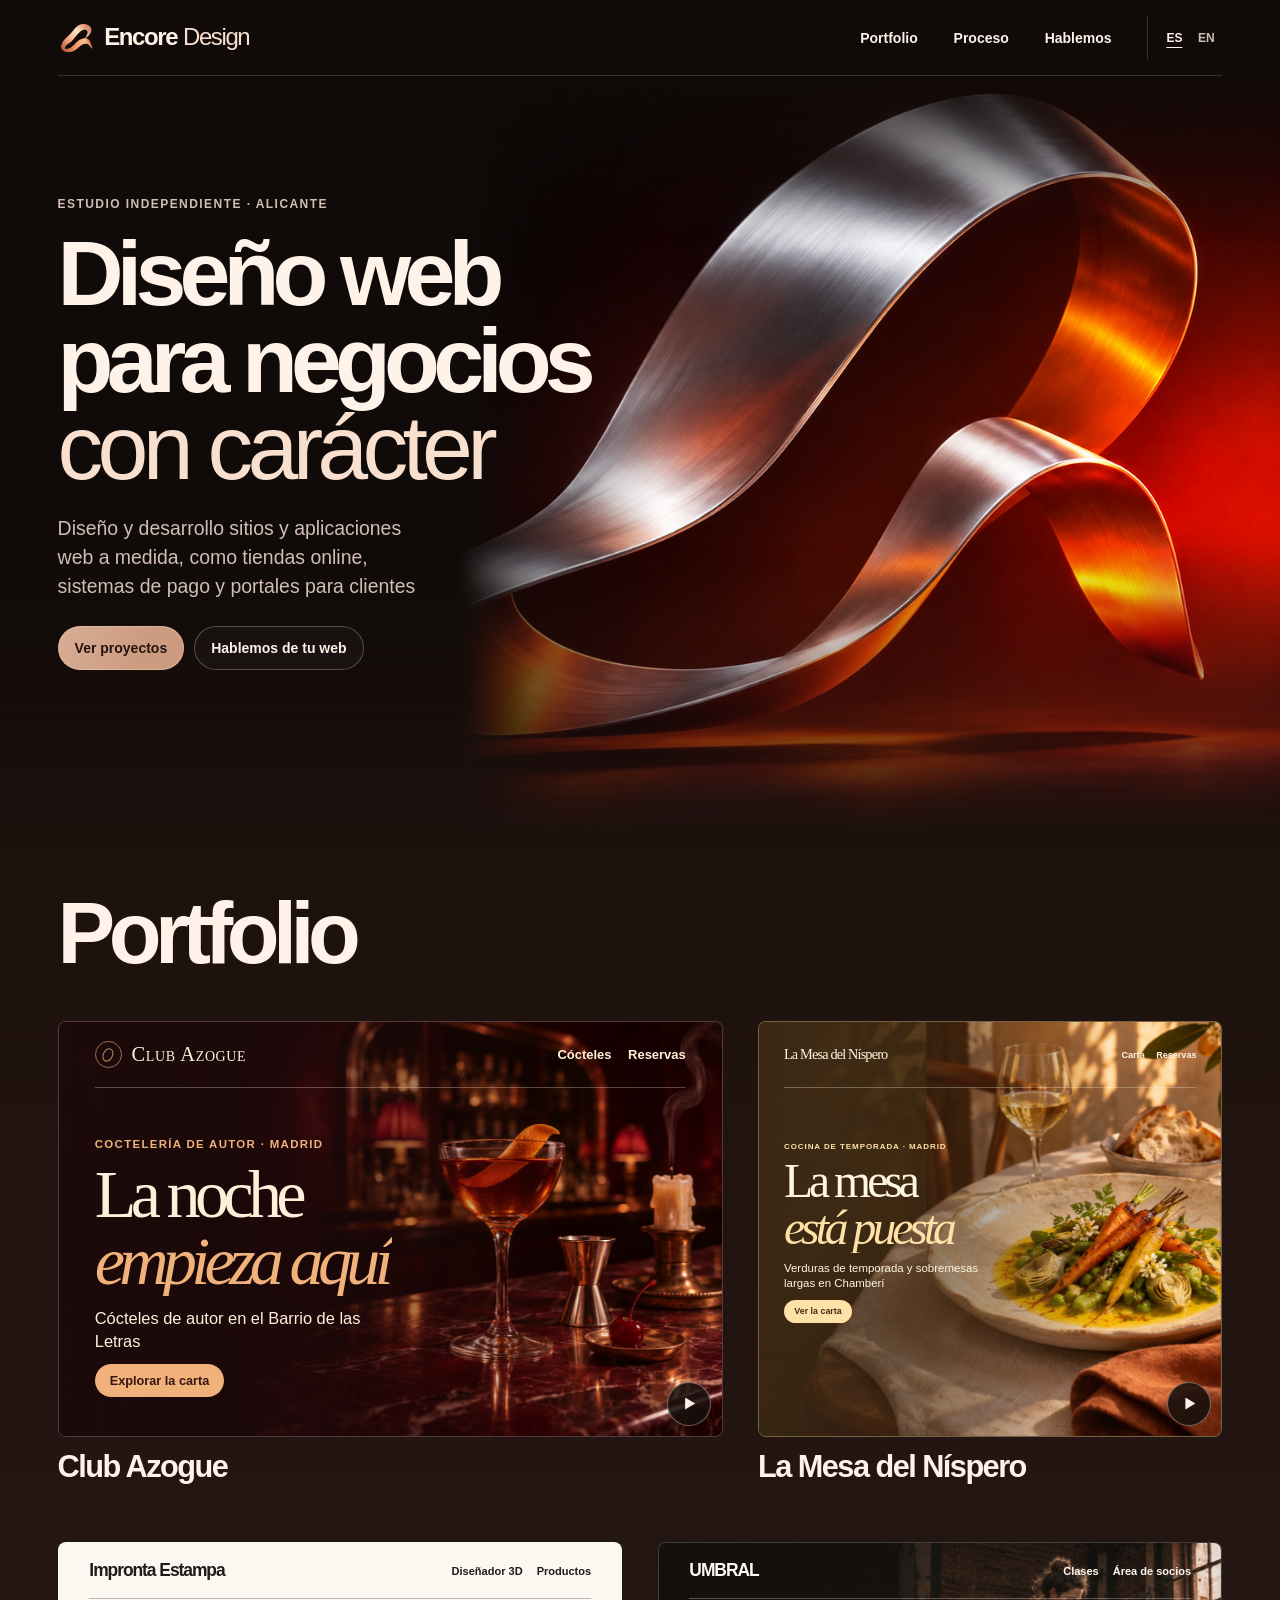
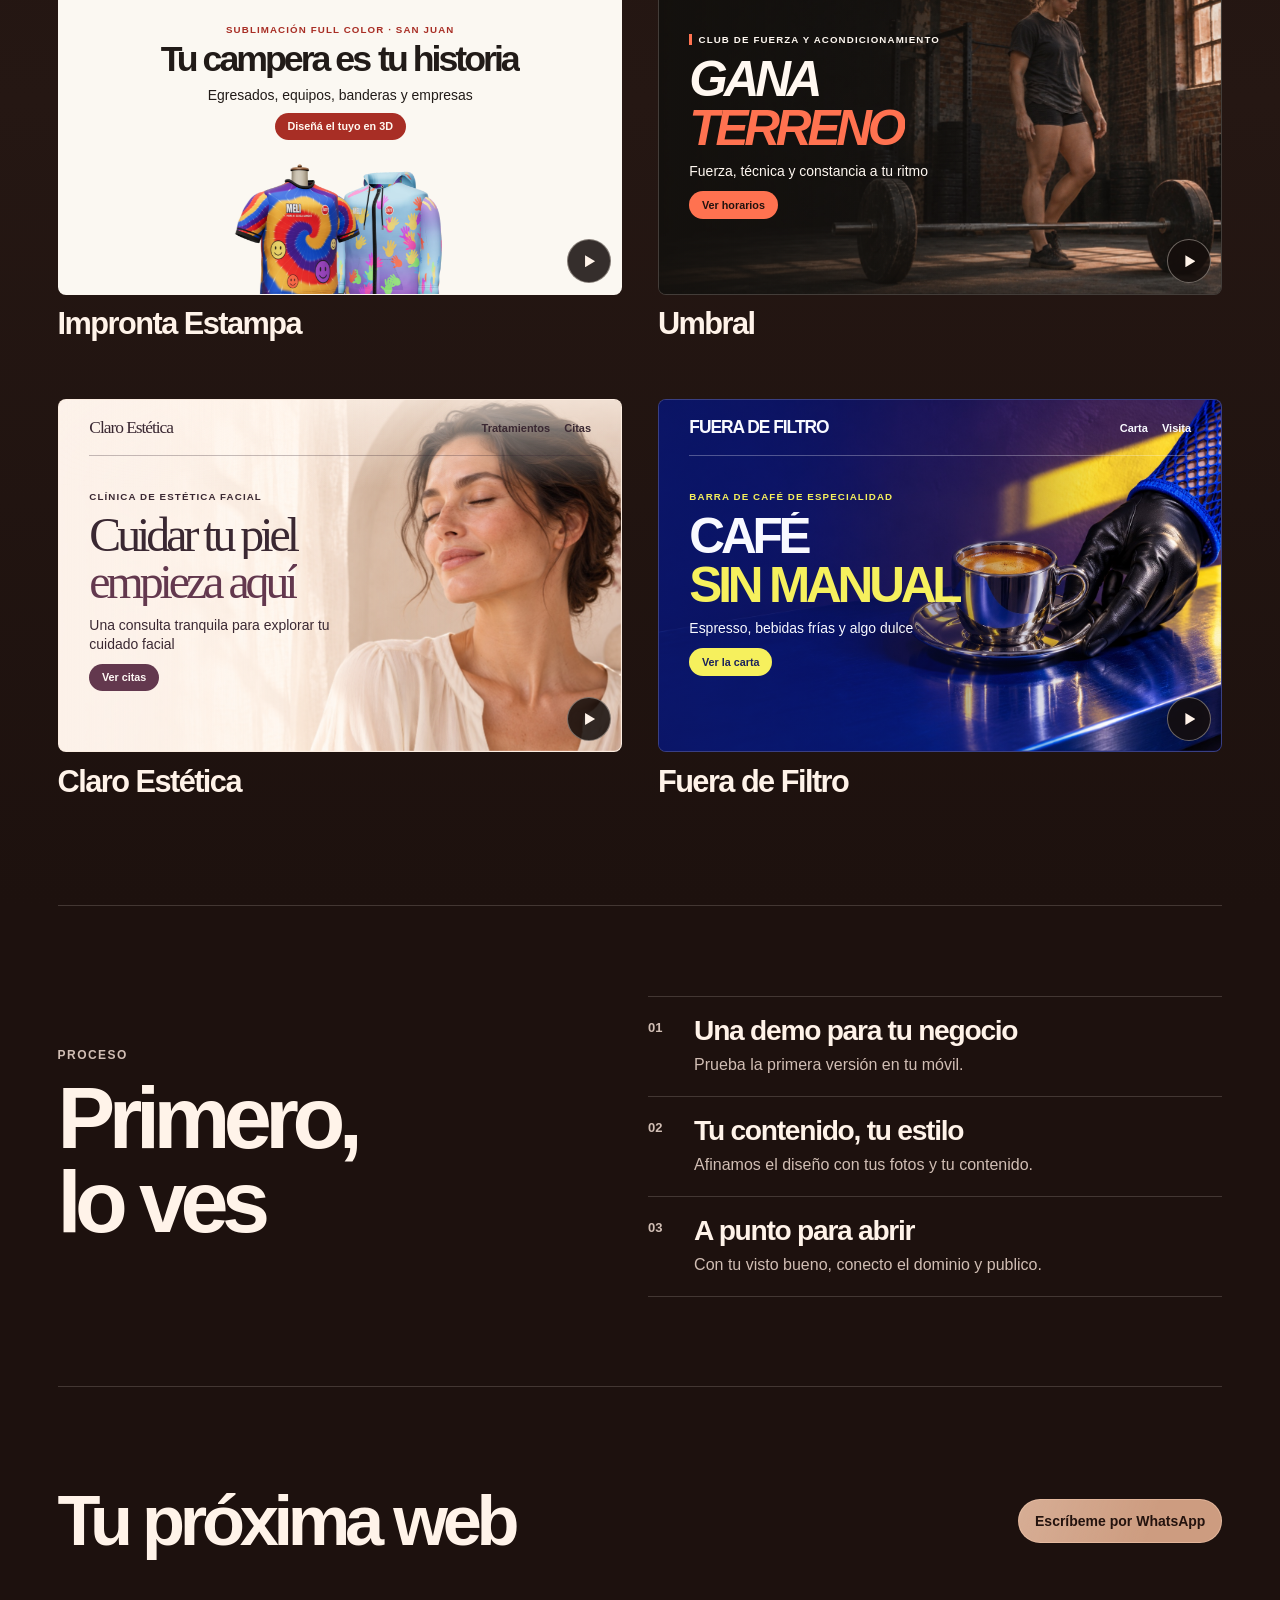
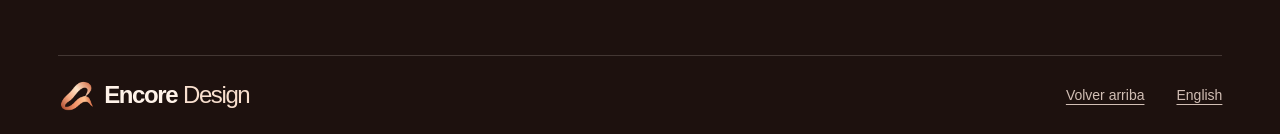
<file: index.html>
<!doctype html>
<html lang="es">
<head>
  <meta charset="utf-8">
  <meta name="viewport" content="width=device-width, initial-scale=1">
  <meta name="robots" content="noindex">
  <meta name="description" content="Encore Design es un estudio independiente de diseño y desarrollo web en Alicante. Explora el portfolio y pide una propuesta a medida.">
  <meta name="theme-color" content="#100b09">
  <meta property="og:type" content="website">
  <meta property="og:locale" content="es_ES">
  <meta property="og:locale:alternate" content="en_GB">
  <meta property="og:site_name" content="Encore Design">
  <meta property="og:title" content="Encore Design · Diseño web para negocios con carácter">
  <meta property="og:description" content="Diseño y desarrollo web a medida. Explora seis proyectos de Encore Design.">
  <meta property="og:image" content="https://encore-design.coyoti-trading.chatgpt.site/assets/encore-hero-sculpture.jpg">
  <meta property="og:image:alt" content="Cintas de metal y cobre sobre fondo oscuro">
  <meta name="twitter:card" content="summary_large_image">
  <title>Encore Design | Estudio de diseño web en Alicante</title>
  <link rel="alternate" hreflang="es" href="https://encore-design.coyoti-trading.chatgpt.site/">
  <link rel="alternate" hreflang="en" href="https://encore-design.coyoti-trading.chatgpt.site/en/">
  <link rel="icon" type="image/png" sizes="96x96" href="assets/encore-favicon.png">
  <link rel="stylesheet" href="portfolio.css?v=4">
  <link rel="stylesheet" href="proyectos/intro-motion.css">
  <script src="studio.js?v=2" defer></script>
  <script src="portfolio-previews.js" defer></script>
</head>
<body>
  <a class="skip" href="#main">Saltar al contenido</a>
  <div class="launch" id="top">
    <header class="masthead shell">
      <a class="wordmark" href="./" aria-label="Encore Design">
        <span class="mark" aria-hidden="true"></span>
        <span class="wordmark-type"><span class="wordmark-name">Encore</span> <span class="wordmark-label">Design</span></span>
      </a>
      <div class="masthead-actions">
        <nav class="primary-nav" aria-label="Navegación principal">
          <a href="#work">Portfolio</a>
          <a class="nav-process" href="#process">Proceso</a>
          <a class="nav-cta" href="#contact">Hablemos</a>
        </nav>
        <nav class="language-switch" aria-label="Idioma">
          <span aria-current="page" aria-label="Español">ES</span>
          <a href="en/" lang="en" hreflang="en" aria-label="English">EN</a>
        </nav>
      </div>
    </header>

    <main id="main">
      <section class="hero" aria-labelledby="hero-title">
        <div class="hero-copy shell">
          <p class="eyebrow">Estudio independiente · Alicante</p>
          <h1 id="hero-title"><span>Diseño web</span> <span>para negocios</span> <span class="hero-emphasis">con carácter</span></h1>
          <p class="lede">Diseño y desarrollo sitios y aplicaciones web a medida, como tiendas online, sistemas de pago y portales para clientes</p>
          <div class="hero-actions">
            <a class="button button-primary" href="#work">Ver proyectos</a>
            <a class="button button-secondary" href="#contact">Hablemos de tu web</a>
          </div>
        </div>
        <picture class="hero-media" aria-hidden="true">
          <source media="(max-width: 760px)" srcset="assets/encore-hero-sculpture-mobile.jpg" width="880" height="1100">
          <img src="assets/encore-hero-sculpture.jpg" width="1672" height="941" alt="" fetchpriority="high">
        </picture>
      </section>

      <section class="gallery" id="work" aria-labelledby="work-title">
        <div class="shell work">
          <h2 id="work-title">Portfolio</h2>
          <div class="work-grid">
            <article class="project project-azogue">
              <div class="project-visual">
                <a class="project-stage stage-azogue" href="proyectos/club-azogue.html" aria-label="Abrir Club Azogue" data-preview>
                  <div class="mini-page" aria-hidden="true">
                    <img class="mini-art" src="assets/proyectos/azogue.jpg" alt="">
                    <video class="mini-art mini-film" data-preview-film data-src="assets/proyectos/azogue-ambiente.mp4" muted playsinline preload="none"></video>
                    <div class="mini-bar"><span class="mini-brand"><span class="mini-symbol"></span>Club Azogue</span><span class="mini-nav"><span>Cócteles</span><span>Reservas</span></span></div>
                    <div class="mini-copy">
                      <span class="mini-kicker">Coctelería de autor · Madrid</span>
                      <span class="mini-title"><span class="mini-line"><span>La noche</span></span> <span class="mini-line"><span>empieza aquí</span></span></span>
                      <span class="mini-lede">Cócteles de autor en el Barrio de las Letras</span>
                      <span class="mini-action">Explorar la carta</span>
                    </div>
                  </div>
                </a>
                <button class="replay" type="button" data-replay aria-label="Repetir la entrada de Club Azogue" hidden></button>
              </div>
              <h3 class="project-name">Club Azogue</h3>
            </article>
            <article class="project project-nispero">
              <div class="project-visual">
                <a class="project-stage stage-nispero" href="proyectos/mesa-del-nispero.html" aria-label="Abrir La Mesa del Níspero" data-preview>
                  <div class="mini-page" aria-hidden="true">
                    <img class="mini-art" src="assets/proyectos/nispero.jpg" alt="" loading="lazy">
                    <div class="mini-bar"><span class="mini-brand">La Mesa del Níspero</span><span class="mini-nav"><span>Carta</span><span>Reservas</span></span></div>
                    <div class="mini-copy">
                      <span class="mini-kicker">Cocina de temporada · Madrid</span>
                      <span class="mini-title"><span class="mini-line"><span>La mesa</span></span> <span class="mini-line"><span>está puesta</span></span></span>
                      <span class="mini-lede">Verduras de temporada y sobremesas largas en Chamberí</span>
                      <span class="mini-action">Ver la carta</span>
                    </div>
                  </div>
                </a>
                <button class="replay" type="button" data-replay aria-label="Repetir la entrada de La Mesa del Níspero" hidden></button>
              </div>
              <h3 class="project-name">La Mesa del Níspero</h3>
            </article>
            <article class="project project-impronta">
              <div class="project-visual">
                <a class="project-stage stage-impronta" href="https://improntaestampa.pages.dev/" aria-label="Abrir Impronta Estampa" data-preview>
                  <div class="mini-page" aria-hidden="true">
                    <img class="mini-art" src="assets/impronta-prendas.webp" alt="" loading="lazy">
                    <div class="mini-bar"><span class="mini-brand">Impronta Estampa</span><span class="mini-nav"><span>Diseñador 3D</span><span>Productos</span></span></div>
                    <div class="mini-copy">
                      <span class="mini-kicker">Sublimación full color · San Juan</span>
                      <span class="mini-title"><span class="mini-line"><span>Tu campera es</span></span> <span class="mini-line"><span>tu historia</span></span></span>
                      <span class="mini-lede">Egresados, equipos, banderas y empresas</span>
                      <span class="mini-action">Diseñá el tuyo en 3D</span>
                    </div>
                  </div>
                </a>
                <button class="replay" type="button" data-replay aria-label="Repetir la entrada de Impronta Estampa" hidden></button>
              </div>
              <h3 class="project-name">Impronta Estampa</h3>
            </article>
            <article class="project project-umbral">
              <div class="project-visual">
                <a class="project-stage stage-umbral" href="proyectos/umbral.html" aria-label="Abrir Umbral" data-preview>
                  <div class="mini-page" aria-hidden="true">
                    <img class="mini-art" src="assets/proyectos/umbral-entrenamiento.jpg" alt="" loading="lazy">
                    <div class="mini-bar"><span class="mini-brand">Umbral</span><span class="mini-nav"><span>Clases</span><span>Área de socios</span></span></div>
                    <div class="mini-copy">
                      <span class="mini-kicker">Club de fuerza y acondicionamiento</span>
                      <span class="mini-title"><span class="mini-line"><span>Gana</span></span> <span class="mini-line"><span>terreno</span></span></span>
                      <span class="mini-lede">Fuerza, técnica y constancia a tu ritmo</span>
                      <span class="mini-action">Ver horarios</span>
                    </div>
                  </div>
                </a>
                <button class="replay" type="button" data-replay aria-label="Repetir la entrada de Umbral" hidden></button>
              </div>
              <h3 class="project-name">Umbral</h3>
            </article>
            <article class="project project-claro">
              <div class="project-visual">
                <a class="project-stage stage-claro" href="proyectos/claro.html" aria-label="Abrir Claro Estética" data-preview>
                  <div class="mini-page" aria-hidden="true">
                    <img class="mini-art" src="assets/proyectos/claro.jpg" alt="" loading="lazy">
                    <div class="mini-bar"><span class="mini-brand">Claro Estética</span><span class="mini-nav"><span>Tratamientos</span><span>Citas</span></span></div>
                    <div class="mini-copy">
                      <span class="mini-kicker">Clínica de estética facial</span>
                      <span class="mini-title"><span class="mini-line"><span>Cuidar tu piel</span></span> <span class="mini-line"><span>empieza aquí</span></span></span>
                      <span class="mini-lede">Una consulta tranquila para explorar tu cuidado facial</span>
                      <span class="mini-action">Ver citas</span>
                    </div>
                  </div>
                </a>
                <button class="replay" type="button" data-replay aria-label="Repetir la entrada de Claro Estética" hidden></button>
              </div>
              <h3 class="project-name">Claro Estética</h3>
            </article>
            <article class="project project-filtro">
              <div class="project-visual">
                <a class="project-stage stage-filtro" href="proyectos/fuera-de-filtro.html" aria-label="Abrir Fuera de Filtro" data-preview>
                  <div class="mini-page" aria-hidden="true">
                    <img class="mini-art" src="assets/proyectos/filtro.jpg" alt="" loading="lazy">
                    <div class="mini-bar"><span class="mini-brand">Fuera de Filtro</span><span class="mini-nav"><span>Carta</span><span>Visita</span></span></div>
                    <div class="mini-copy">
                      <span class="mini-kicker">Barra de café de especialidad</span>
                      <span class="mini-title"><span class="mini-line"><span>Café</span></span> <span class="mini-line"><span>Sin manual</span></span></span>
                      <span class="mini-lede">Espresso, bebidas frías y algo dulce</span>
                      <span class="mini-action">Ver la carta</span>
                    </div>
                  </div>
                </a>
                <button class="replay" type="button" data-replay aria-label="Repetir la entrada de Fuera de Filtro" hidden></button>
              </div>
              <h3 class="project-name">Fuera de Filtro</h3>
            </article>
          </div>
        </div>
      </section>

      <section class="process" id="process" aria-labelledby="process-title">
        <div class="shell process-layout">
          <div>
            <p class="eyebrow">Proceso</p>
            <h2 id="process-title">Primero,<br>lo ves</h2>
          </div>
          <ol class="process-list" role="list">
            <li><span class="process-step" aria-hidden="true">01</span><h3>Una demo para tu negocio</h3><p>Prueba la primera versión en tu móvil.</p></li>
            <li><span class="process-step" aria-hidden="true">02</span><h3>Tu contenido, tu estilo</h3><p>Afinamos el diseño con tus fotos y tu contenido.</p></li>
            <li><span class="process-step" aria-hidden="true">03</span><h3>A punto para abrir</h3><p>Con tu visto bueno, conecto el dominio y publico.</p></li>
          </ol>
        </div>
      </section>

      <section class="contact" id="contact" aria-labelledby="contact-title">
        <div class="shell contact-layout">
          <h2 id="contact-title">Tu próxima web</h2>
          <div class="contact-action">
            <a class="button button-primary" id="contact-link" data-whatsapp-message="Hola, me gustaría hablar sobre una web para mi negocio." hidden>Escríbeme por WhatsApp</a>
            <p id="contact-note" class="contact-note">Los datos de contacto estarán disponibles al publicar la web</p>
          </div>
        </div>
      </section>
    </main>
  </div>

  <footer class="site-footer">
    <div class="shell">
      <a class="wordmark" href="./" aria-label="Encore Design">
        <span class="mark" aria-hidden="true"></span>
        <span class="wordmark-type"><span class="wordmark-name">Encore</span> <span class="wordmark-label">Design</span></span>
      </a>
      <div class="footer-actions">
        <a class="top-link" href="#top">Volver arriba</a>
        <a class="footer-language" href="en/" lang="en" hreflang="en">English</a>
      </div>
    </div>
  </footer>
</body>
</html>
</file>
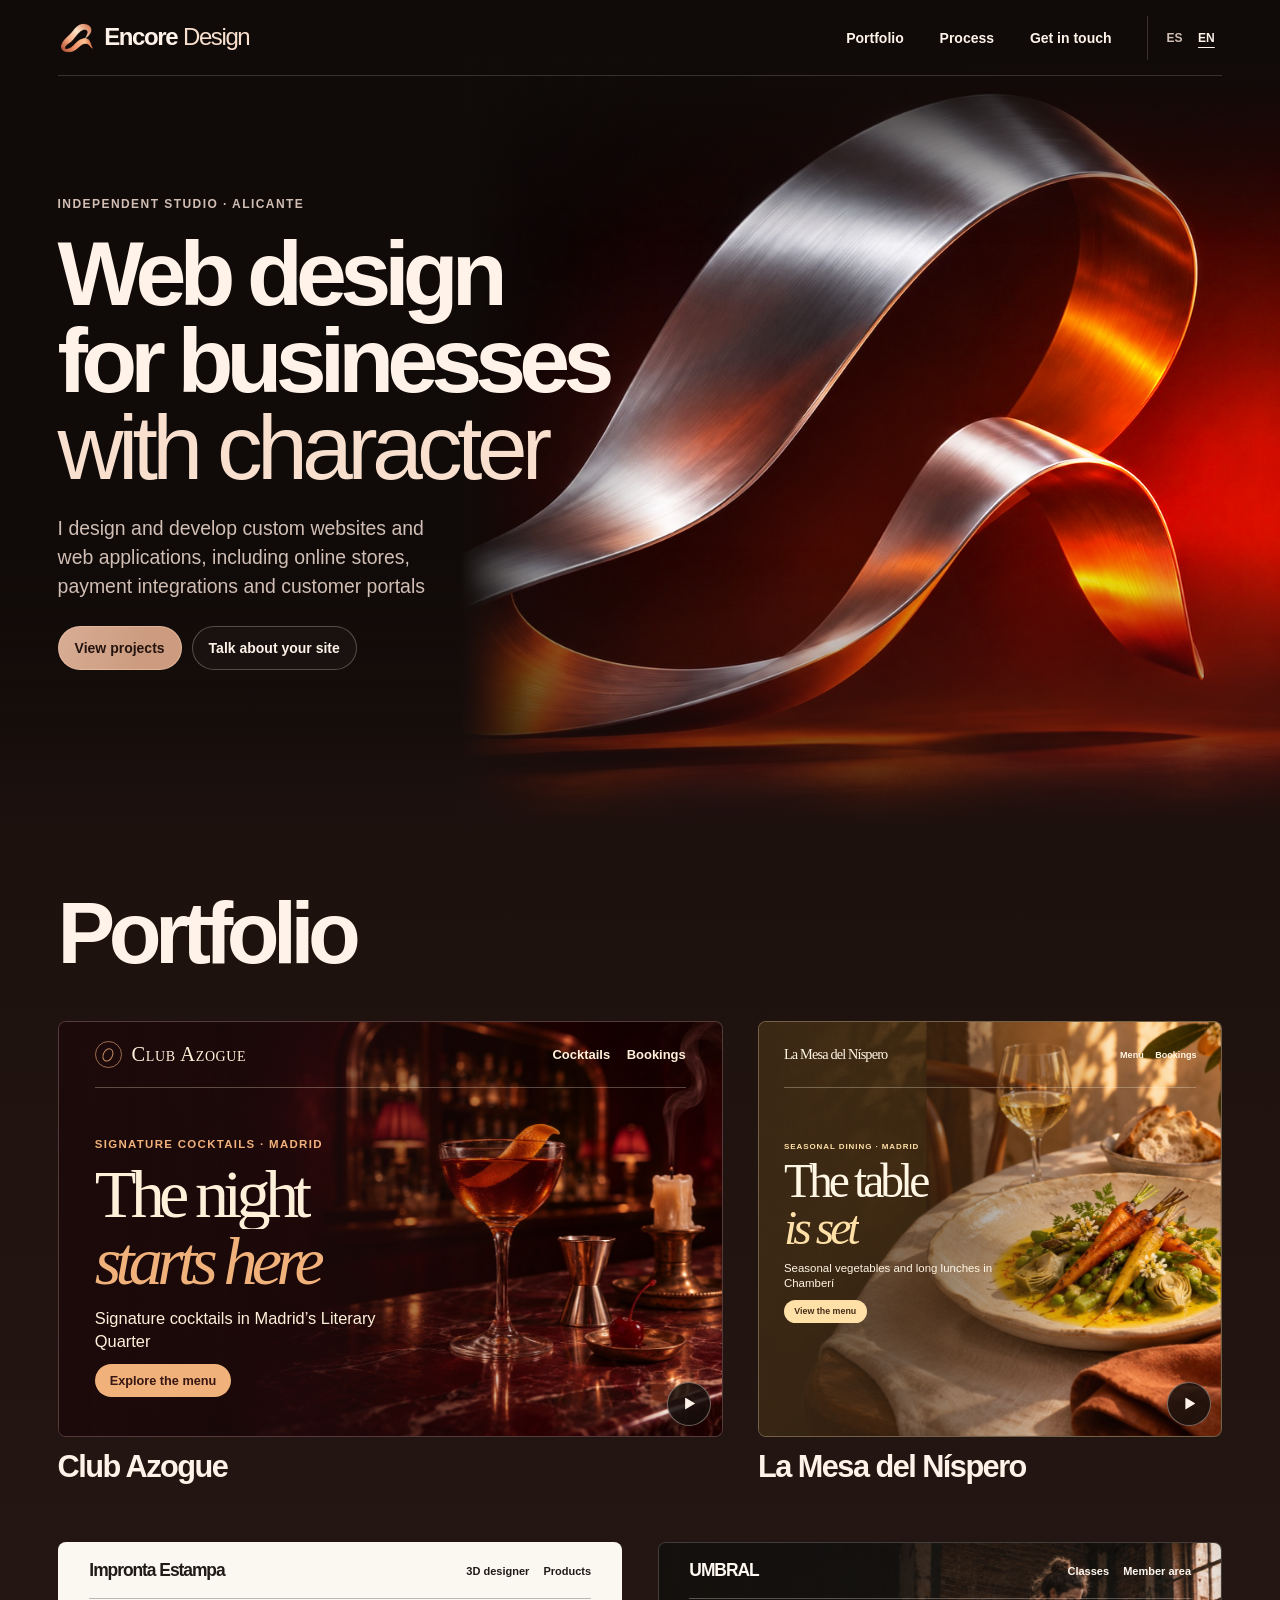
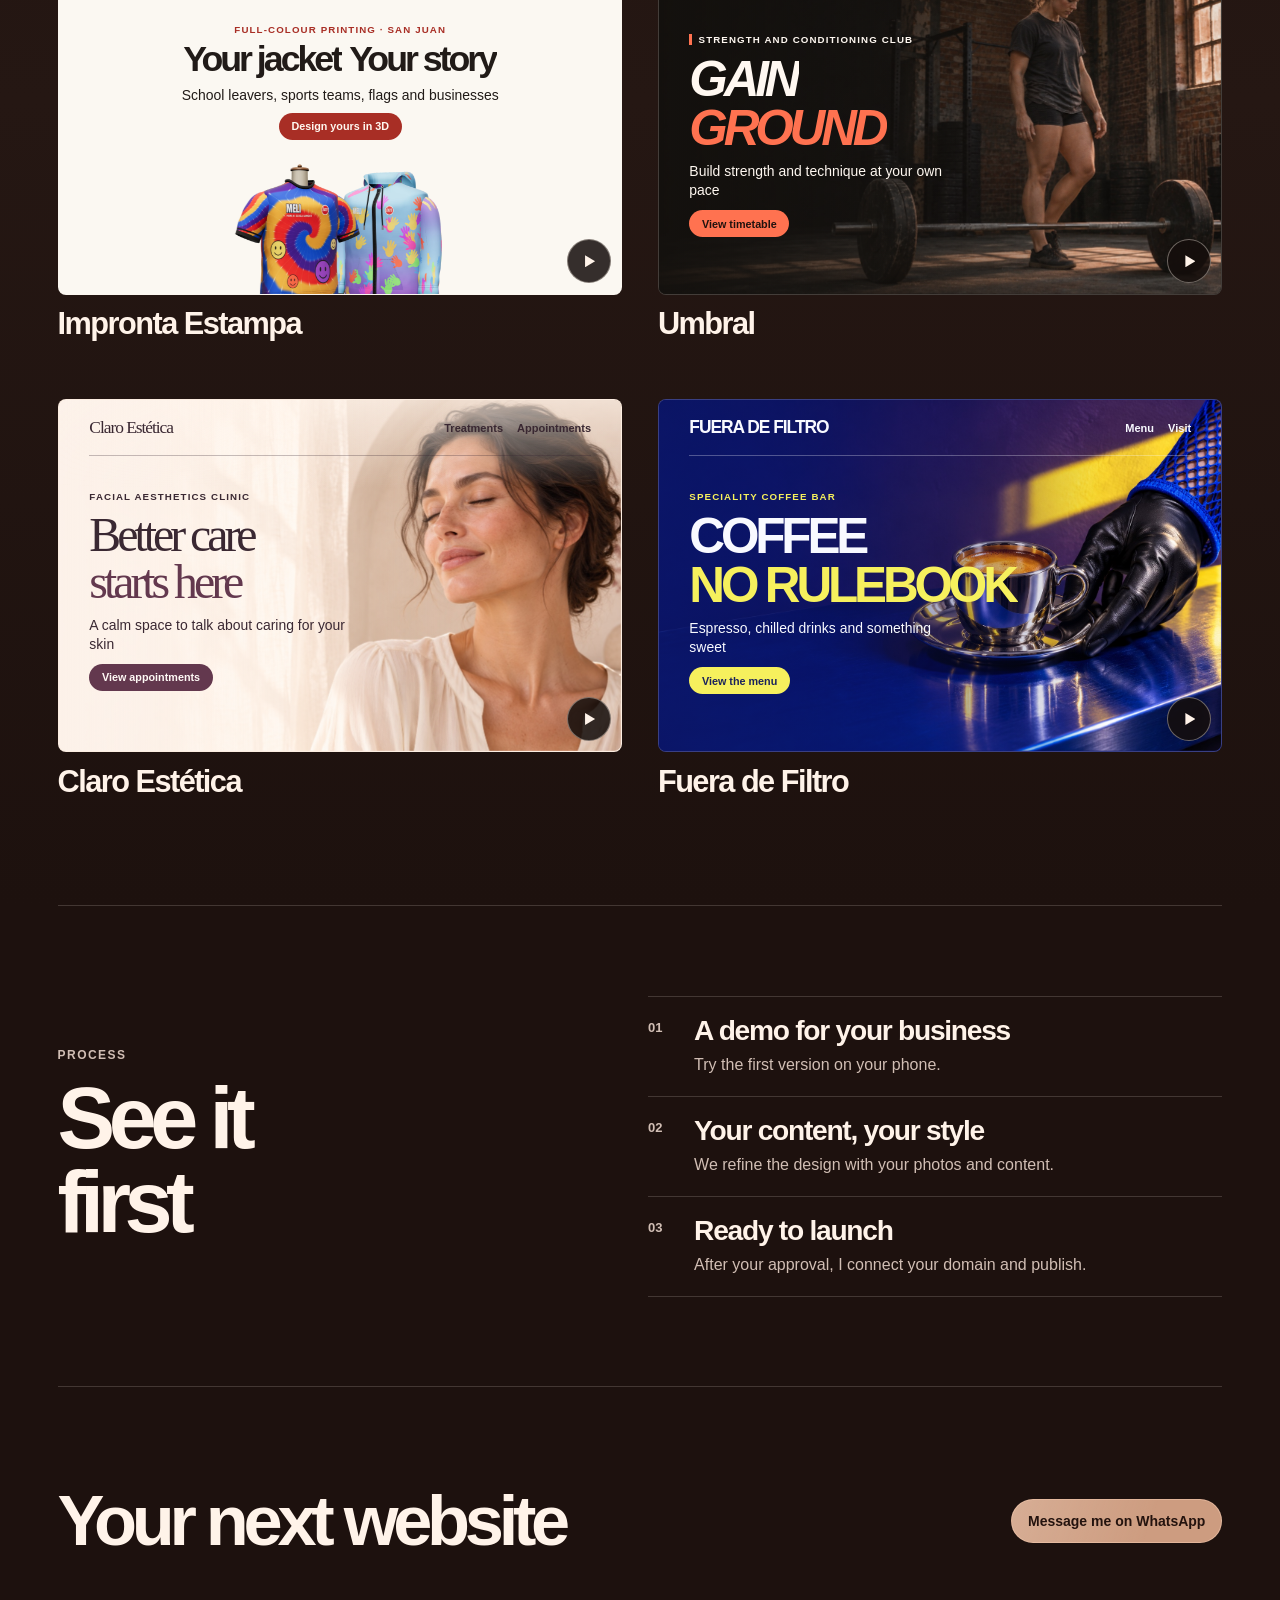
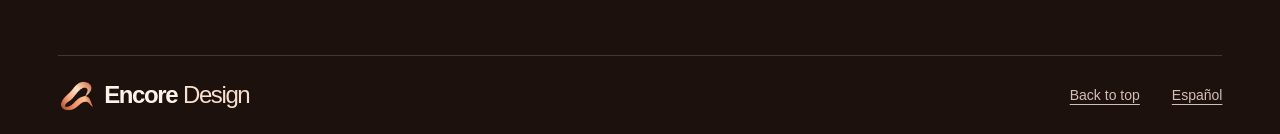
<file: en/index.html>
<!doctype html>
<html lang="en">
<head>
  <meta charset="utf-8">
  <meta name="viewport" content="width=device-width, initial-scale=1">
  <meta name="robots" content="noindex">
  <meta name="description" content="Independent web design and development in Alicante. Explore the Encore Design portfolio and get in touch about your project.">
  <meta name="theme-color" content="#100b09">
  <meta property="og:type" content="website">
  <meta property="og:locale" content="en_GB">
  <meta property="og:locale:alternate" content="es_ES">
  <meta property="og:site_name" content="Encore Design">
  <meta property="og:title" content="Encore Design · Web design for businesses with character">
  <meta property="og:description" content="Custom web design and development. Explore six projects by Encore Design.">
  <meta property="og:image" content="https://encore-design.coyoti-trading.chatgpt.site/assets/encore-hero-sculpture.jpg">
  <meta property="og:image:alt" content="Brushed metal and copper ribbons against a dark backdrop">
  <meta name="twitter:card" content="summary_large_image">
  <title>Encore Design | Web design studio in Alicante</title>
  <link rel="alternate" hreflang="es" href="https://encore-design.coyoti-trading.chatgpt.site/">
  <link rel="alternate" hreflang="en" href="https://encore-design.coyoti-trading.chatgpt.site/en/">
  <link rel="icon" type="image/png" sizes="96x96" href="../assets/encore-favicon.png">
  <link rel="stylesheet" href="../portfolio.css?v=4">
  <link rel="stylesheet" href="../proyectos/intro-motion.css">
  <script src="../studio.js?v=2" defer></script>
  <script src="../portfolio-previews.js" defer></script>
</head>
<body>
  <a class="skip" href="#main">Skip to content</a>
  <div class="launch" id="top">
    <header class="masthead shell">
      <a class="wordmark" href="../en/" aria-label="Encore Design">
        <span class="mark" aria-hidden="true"></span>
        <span class="wordmark-type"><span class="wordmark-name">Encore</span> <span class="wordmark-label">Design</span></span>
      </a>
      <div class="masthead-actions">
        <nav class="primary-nav" aria-label="Main navigation">
          <a href="#work">Portfolio</a>
          <a class="nav-process" href="#process">Process</a>
          <a class="nav-cta" href="#contact">Get in touch</a>
        </nav>
        <nav class="language-switch" aria-label="Language">
          <a href="../" lang="es" hreflang="es" aria-label="Español">ES</a>
          <span aria-current="page" aria-label="English">EN</span>
        </nav>
      </div>
    </header>

    <main id="main">
      <section class="hero" aria-labelledby="hero-title">
        <div class="hero-copy shell">
          <p class="eyebrow">Independent studio · Alicante</p>
          <h1 id="hero-title"><span>Web design</span> <span>for businesses</span> <span class="hero-emphasis">with character</span></h1>
          <p class="lede">I design and develop custom websites and web applications, including online stores, payment integrations and customer portals</p>
          <div class="hero-actions">
            <a class="button button-primary" href="#work">View projects</a>
            <a class="button button-secondary" href="#contact">Talk about your site</a>
          </div>
        </div>
        <picture class="hero-media" aria-hidden="true">
          <source media="(max-width: 760px)" srcset="../assets/encore-hero-sculpture-mobile.jpg" width="880" height="1100">
          <img src="../assets/encore-hero-sculpture.jpg" width="1672" height="941" alt="" fetchpriority="high">
        </picture>
      </section>

      <section class="gallery" id="work" aria-labelledby="work-title">
        <div class="shell work">
          <h2 id="work-title">Portfolio</h2>
          <div class="work-grid">
            <article class="project project-azogue">
              <div class="project-visual">
                <a class="project-stage stage-azogue" href="../proyectos/club-azogue.html" hreflang="es" aria-label="Open Club Azogue" data-preview>
                  <div class="mini-page" aria-hidden="true">
                    <img class="mini-art" src="../assets/proyectos/azogue.jpg" alt="">
                    <video class="mini-art mini-film" data-preview-film data-src="../assets/proyectos/azogue-ambiente.mp4" muted playsinline preload="none"></video>
                    <div class="mini-bar"><span class="mini-brand"><span class="mini-symbol"></span>Club Azogue</span><span class="mini-nav"><span>Cocktails</span><span>Bookings</span></span></div>
                    <div class="mini-copy">
                      <span class="mini-kicker">Signature cocktails · Madrid</span>
                      <span class="mini-title"><span class="mini-line"><span>The night</span></span> <span class="mini-line"><span>starts here</span></span></span>
                      <span class="mini-lede">Signature cocktails in Madrid’s Literary Quarter</span>
                      <span class="mini-action">Explore the menu</span>
                    </div>
                  </div>
                </a>
                <button class="replay" type="button" data-replay aria-label="Replay the opening for Club Azogue" hidden></button>
              </div>
              <h3 class="project-name">Club Azogue</h3>
            </article>
            <article class="project project-nispero">
              <div class="project-visual">
                <a class="project-stage stage-nispero" href="../proyectos/mesa-del-nispero.html" hreflang="es" aria-label="Open La Mesa del Níspero" data-preview>
                  <div class="mini-page" aria-hidden="true">
                    <img class="mini-art" src="../assets/proyectos/nispero.jpg" alt="" loading="lazy">
                    <div class="mini-bar"><span class="mini-brand">La Mesa del Níspero</span><span class="mini-nav"><span>Menu</span><span>Bookings</span></span></div>
                    <div class="mini-copy">
                      <span class="mini-kicker">Seasonal dining · Madrid</span>
                      <span class="mini-title"><span class="mini-line"><span>The table</span></span> <span class="mini-line"><span>is set</span></span></span>
                      <span class="mini-lede">Seasonal vegetables and long lunches in Chamberí</span>
                      <span class="mini-action">View the menu</span>
                    </div>
                  </div>
                </a>
                <button class="replay" type="button" data-replay aria-label="Replay the opening for La Mesa del Níspero" hidden></button>
              </div>
              <h3 class="project-name">La Mesa del Níspero</h3>
            </article>
            <article class="project project-impronta">
              <div class="project-visual">
                <a class="project-stage stage-impronta" href="https://improntaestampa.pages.dev/" hreflang="es" aria-label="Open Impronta Estampa" data-preview>
                  <div class="mini-page" aria-hidden="true">
                    <img class="mini-art" src="../assets/impronta-prendas.webp" alt="" loading="lazy">
                    <div class="mini-bar"><span class="mini-brand">Impronta Estampa</span><span class="mini-nav"><span>3D designer</span><span>Products</span></span></div>
                    <div class="mini-copy">
                      <span class="mini-kicker">Full-colour printing · San Juan</span>
                      <span class="mini-title"><span class="mini-line"><span>Your jacket</span></span> <span class="mini-line"><span>Your story</span></span></span>
                      <span class="mini-lede">School leavers, sports teams, flags and businesses</span>
                      <span class="mini-action">Design yours in 3D</span>
                    </div>
                  </div>
                </a>
                <button class="replay" type="button" data-replay aria-label="Replay the opening for Impronta Estampa" hidden></button>
              </div>
              <h3 class="project-name">Impronta Estampa</h3>
            </article>
            <article class="project project-umbral">
              <div class="project-visual">
                <a class="project-stage stage-umbral" href="../proyectos/umbral.html" hreflang="es" aria-label="Open Umbral" data-preview>
                  <div class="mini-page" aria-hidden="true">
                    <img class="mini-art" src="../assets/proyectos/umbral-entrenamiento.jpg" alt="" loading="lazy">
                    <div class="mini-bar"><span class="mini-brand">Umbral</span><span class="mini-nav"><span>Classes</span><span>Member area</span></span></div>
                    <div class="mini-copy">
                      <span class="mini-kicker">Strength and conditioning club</span>
                      <span class="mini-title"><span class="mini-line"><span>Gain</span></span> <span class="mini-line"><span>ground</span></span></span>
                      <span class="mini-lede">Build strength and technique at your own pace</span>
                      <span class="mini-action">View timetable</span>
                    </div>
                  </div>
                </a>
                <button class="replay" type="button" data-replay aria-label="Replay the opening for Umbral" hidden></button>
              </div>
              <h3 class="project-name">Umbral</h3>
            </article>
            <article class="project project-claro">
              <div class="project-visual">
                <a class="project-stage stage-claro" href="../proyectos/claro.html" hreflang="es" aria-label="Open Claro Estética" data-preview>
                  <div class="mini-page" aria-hidden="true">
                    <img class="mini-art" src="../assets/proyectos/claro.jpg" alt="" loading="lazy">
                    <div class="mini-bar"><span class="mini-brand">Claro Estética</span><span class="mini-nav"><span>Treatments</span><span>Appointments</span></span></div>
                    <div class="mini-copy">
                      <span class="mini-kicker">Facial aesthetics clinic</span>
                      <span class="mini-title"><span class="mini-line"><span>Better care</span></span> <span class="mini-line"><span>starts here</span></span></span>
                      <span class="mini-lede">A calm space to talk about caring for your skin</span>
                      <span class="mini-action">View appointments</span>
                    </div>
                  </div>
                </a>
                <button class="replay" type="button" data-replay aria-label="Replay the opening for Claro Estética" hidden></button>
              </div>
              <h3 class="project-name">Claro Estética</h3>
            </article>
            <article class="project project-filtro">
              <div class="project-visual">
                <a class="project-stage stage-filtro" href="../proyectos/fuera-de-filtro.html" hreflang="es" aria-label="Open Fuera de Filtro" data-preview>
                  <div class="mini-page" aria-hidden="true">
                    <img class="mini-art" src="../assets/proyectos/filtro.jpg" alt="" loading="lazy">
                    <div class="mini-bar"><span class="mini-brand">Fuera de Filtro</span><span class="mini-nav"><span>Menu</span><span>Visit</span></span></div>
                    <div class="mini-copy">
                      <span class="mini-kicker">Speciality coffee bar</span>
                      <span class="mini-title"><span class="mini-line"><span>Coffee</span></span> <span class="mini-line"><span>No rulebook</span></span></span>
                      <span class="mini-lede">Espresso, chilled drinks and something sweet</span>
                      <span class="mini-action">View the menu</span>
                    </div>
                  </div>
                </a>
                <button class="replay" type="button" data-replay aria-label="Replay the opening for Fuera de Filtro" hidden></button>
              </div>
              <h3 class="project-name">Fuera de Filtro</h3>
            </article>
          </div>
        </div>
      </section>

      <section class="process" id="process" aria-labelledby="process-title">
        <div class="shell process-layout">
          <div>
            <p class="eyebrow">Process</p>
            <h2 id="process-title">See it<br>first</h2>
          </div>
          <ol class="process-list" role="list">
            <li><span class="process-step" aria-hidden="true">01</span><h3>A demo for your business</h3><p>Try the first version on your phone.</p></li>
            <li><span class="process-step" aria-hidden="true">02</span><h3>Your content, your style</h3><p>We refine the design with your photos and content.</p></li>
            <li><span class="process-step" aria-hidden="true">03</span><h3>Ready to launch</h3><p>After your approval, I connect your domain and publish.</p></li>
          </ol>
        </div>
      </section>

      <section class="contact" id="contact" aria-labelledby="contact-title">
        <div class="shell contact-layout">
          <h2 id="contact-title">Your next website</h2>
          <div class="contact-action">
            <a class="button button-primary" id="contact-link" data-whatsapp-message="Hi, I’d like to talk about a website for my business." hidden>Message me on WhatsApp</a>
            <p id="contact-note" class="contact-note">Contact details will be available when the site launches</p>
          </div>
        </div>
      </section>
    </main>
  </div>

  <footer class="site-footer">
    <div class="shell">
      <a class="wordmark" href="../en/" aria-label="Encore Design">
        <span class="mark" aria-hidden="true"></span>
        <span class="wordmark-type"><span class="wordmark-name">Encore</span> <span class="wordmark-label">Design</span></span>
      </a>
      <div class="footer-actions">
        <a class="top-link" href="#top">Back to top</a>
        <a class="footer-language" href="../" lang="es" hreflang="es">Español</a>
      </div>
    </div>
  </footer>
</body>
</html>
</file>
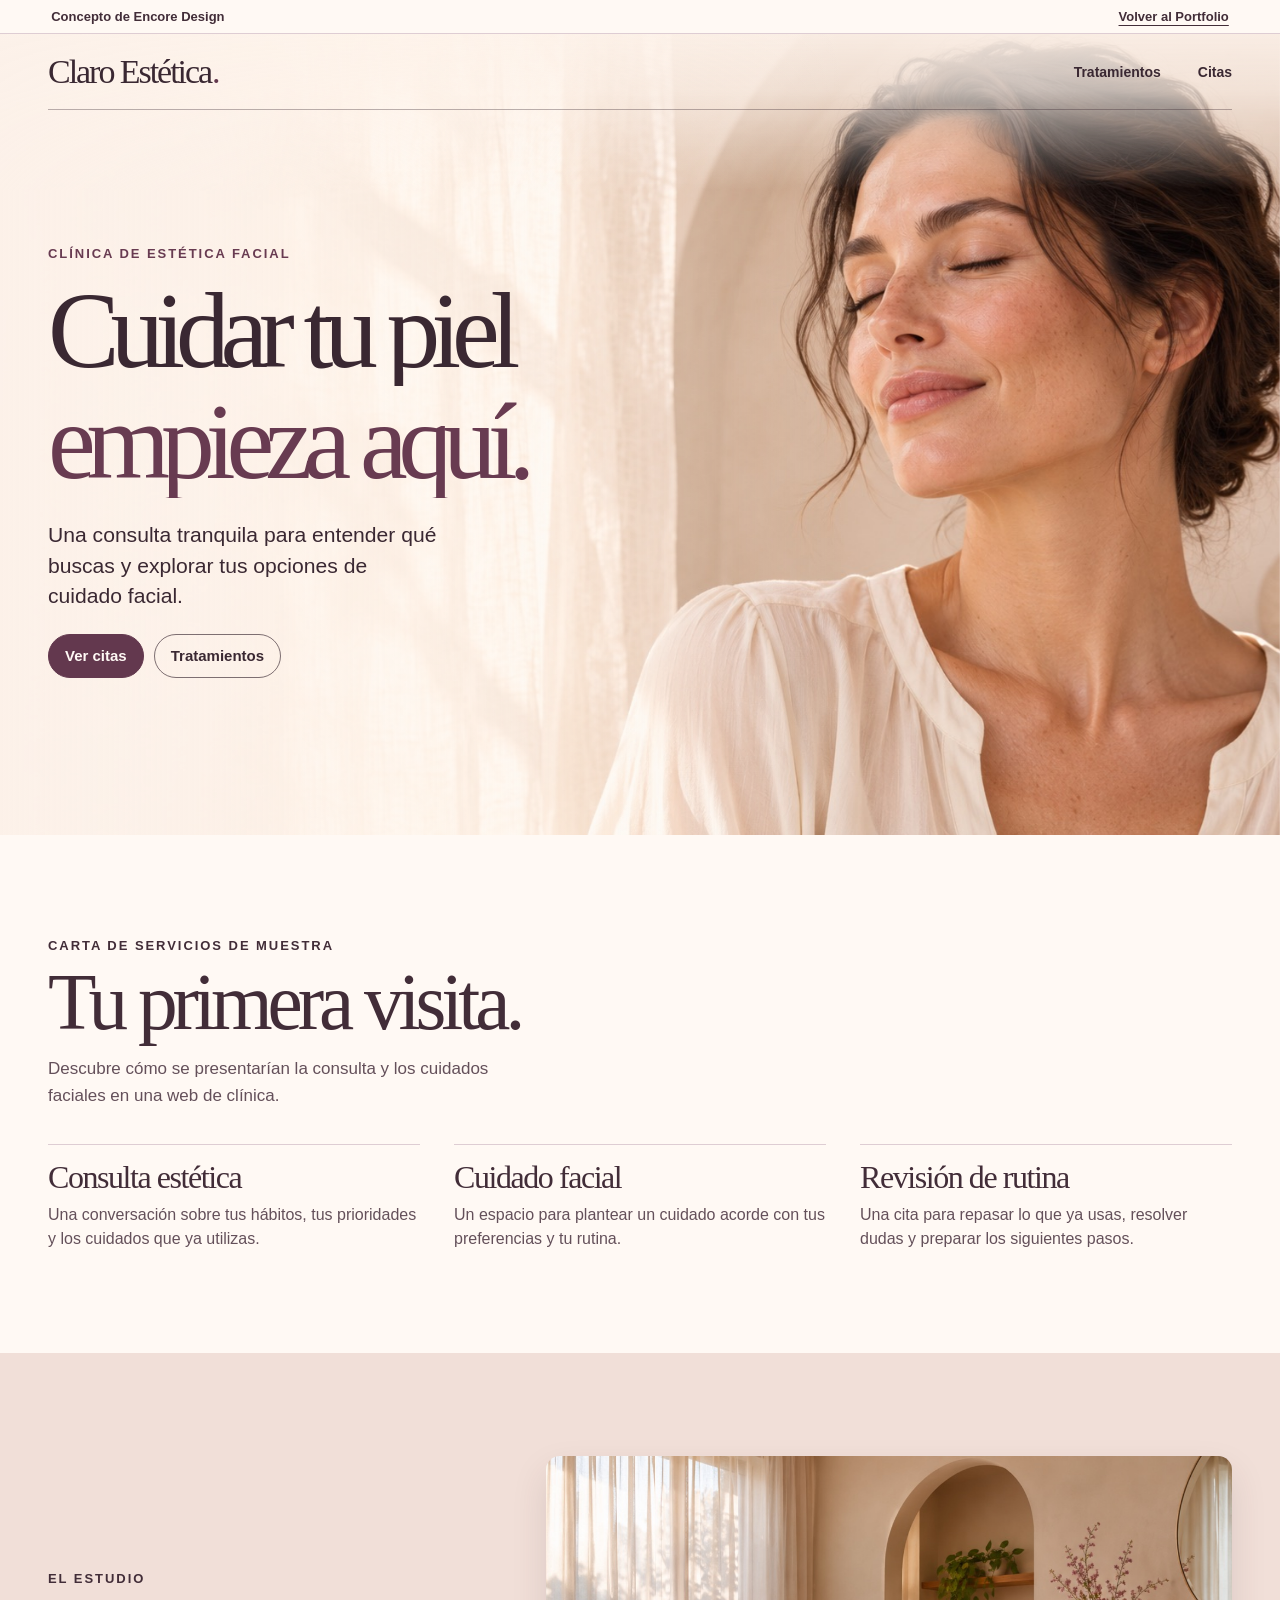
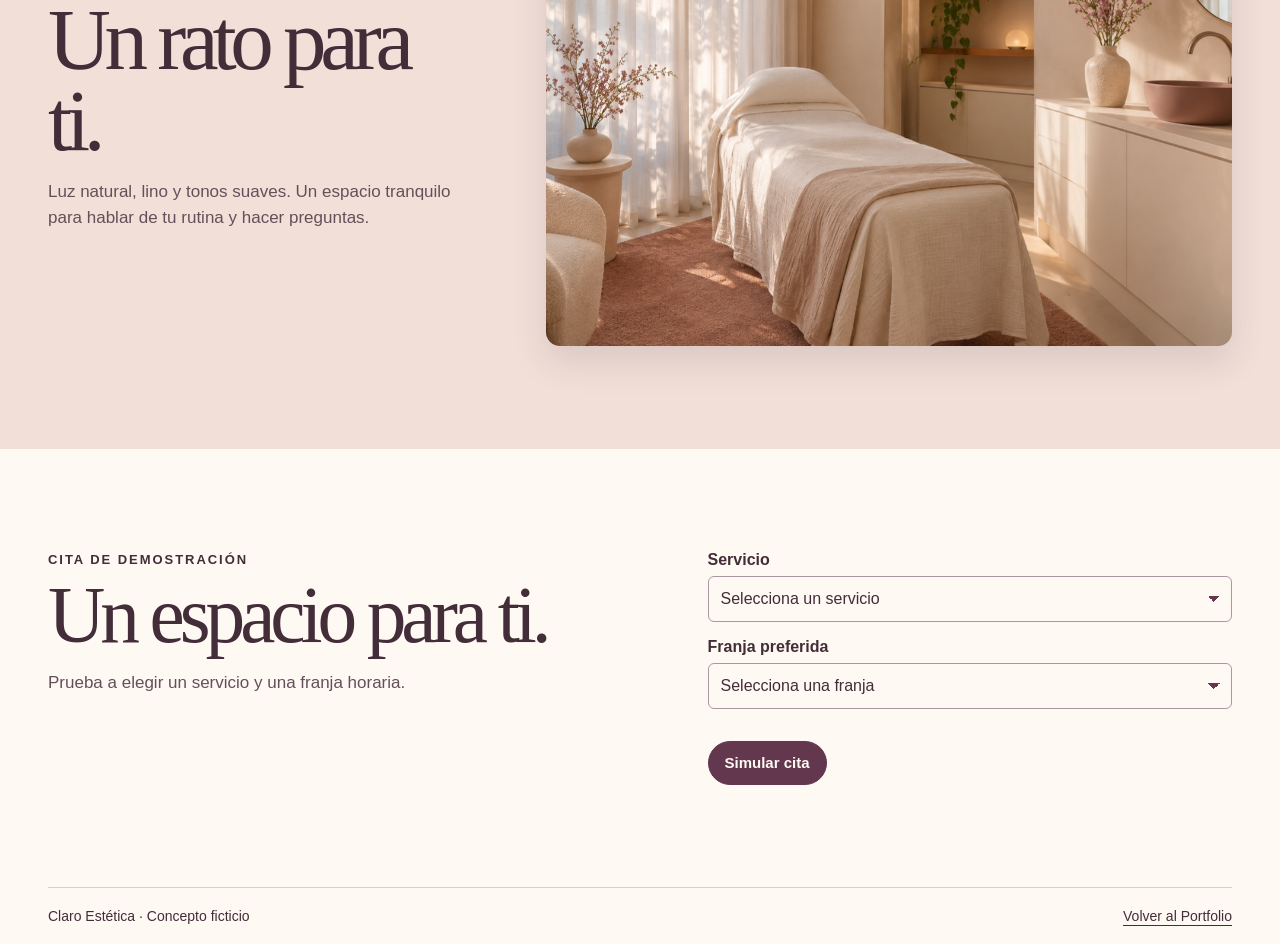
<file: proyectos/claro.html>
<!doctype html>
<html lang="es">
<head>
  <meta charset="utf-8">
  <meta name="viewport" content="width=device-width, initial-scale=1">
  <meta name="robots" content="noindex">
  <meta name="theme-color" content="#f8eee6">
  <meta name="description" content="Concepto de clínica estética con consulta y tratamientos faciales.">
  <title>Claro Estética | Concepto de Encore Design</title>
  <link rel="stylesheet" href="intro-motion.css">
  <link rel="stylesheet" href="conceptos.css">
  <script src="conceptos.js" defer></script>
</head>
<body class="claro">
  <a class="skip" href="#contenido">Saltar al contenido</a>
  <div class="demo-bar"><span>Concepto de Encore Design</span><a href="../index.html#work">Volver al Portfolio</a></div>
  <main id="contenido">
    <section class="splash" aria-labelledby="hero-title">
      <img class="hero-image" src="../assets/proyectos/claro.jpg" width="1672" height="941" alt="" fetchpriority="high">
      <header class="site-nav shell">
        <a class="brand" href="#contenido">Claro Estética<span aria-hidden="true">.</span></a>
        <nav aria-label="Navegación principal"><a href="#tratamientos">Tratamientos</a><a href="#cita">Citas</a></nav>
      </header>
      <div class="hero-copy shell">
        <p class="kicker">Clínica de estética facial</p>
        <h1 id="hero-title"><span class="title-line"><span>Cuidar tu piel</span></span> <span class="title-line"><span>empieza aquí.</span></span></h1>
        <p class="lede">Una consulta tranquila para entender qué buscas y explorar tus opciones de cuidado facial.</p>
        <div class="actions"><a class="button primary" href="#cita">Ver citas</a><a class="button secondary" href="#tratamientos">Tratamientos</a></div>
      </div>
    </section>

    <section class="content shell" id="tratamientos" aria-labelledby="tratamientos-title">
      <div class="section-head"><p class="kicker">Carta de servicios de muestra</p><h2 id="tratamientos-title">Tu primera visita.</h2><p>Descubre cómo se presentarían la consulta y los cuidados faciales en una web de clínica.</p></div>
      <div class="treatment-grid">
        <article><h3>Consulta estética</h3><p>Una conversación sobre tus hábitos, tus prioridades y los cuidados que ya utilizas.</p></article>
        <article><h3>Cuidado facial</h3><p>Un espacio para plantear un cuidado acorde con tus preferencias y tu rutina.</p></article>
        <article><h3>Revisión de rutina</h3><p>Una cita para repasar lo que ya usas, resolver dudas y preparar los siguientes pasos.</p></article>
      </div>
    </section>
    <section class="band" id="estudio" aria-labelledby="estudio-title">
      <div class="shell venue-grid venue-grid--reverse">
        <figure><img src="../assets/proyectos/claro-estudio.jpg" width="1240" height="826" alt="Una camilla vestida de lino junto a una ventana con luz cálida" loading="lazy"></figure>
        <div>
          <p class="kicker">El estudio</p>
          <h2 id="estudio-title">Un rato para ti.</h2>
          <p>Luz natural, lino y tonos suaves. Un espacio tranquilo para hablar de tu rutina y hacer preguntas.</p>
        </div>
      </div>
    </section>
    <section class="content shell split" id="cita" aria-labelledby="cita-title">
      <div><p class="kicker">Cita de demostración</p><h2 id="cita-title">Un espacio para ti.</h2><p>Prueba a elegir un servicio y una franja horaria.</p></div>
      <form class="booking" data-demo-booking>
        <label>Servicio <select name="servicio" required><option value="">Selecciona un servicio</option><option>Consulta estética</option><option>Cuidado facial</option><option>Revisión de rutina</option></select></label>
        <label>Franja preferida <select name="franja" required><option value="">Selecciona una franja</option><option>Mañana</option><option>Tarde</option></select></label>
        <button class="button primary" type="submit">Simular cita</button>
        <output aria-live="polite"></output>
      </form>
    </section>
  </main>
  <footer class="demo-footer"><div class="shell"><span>Claro Estética · Concepto ficticio</span><a href="../index.html#work">Volver al Portfolio</a></div></footer>
</body>
</html>
</file>
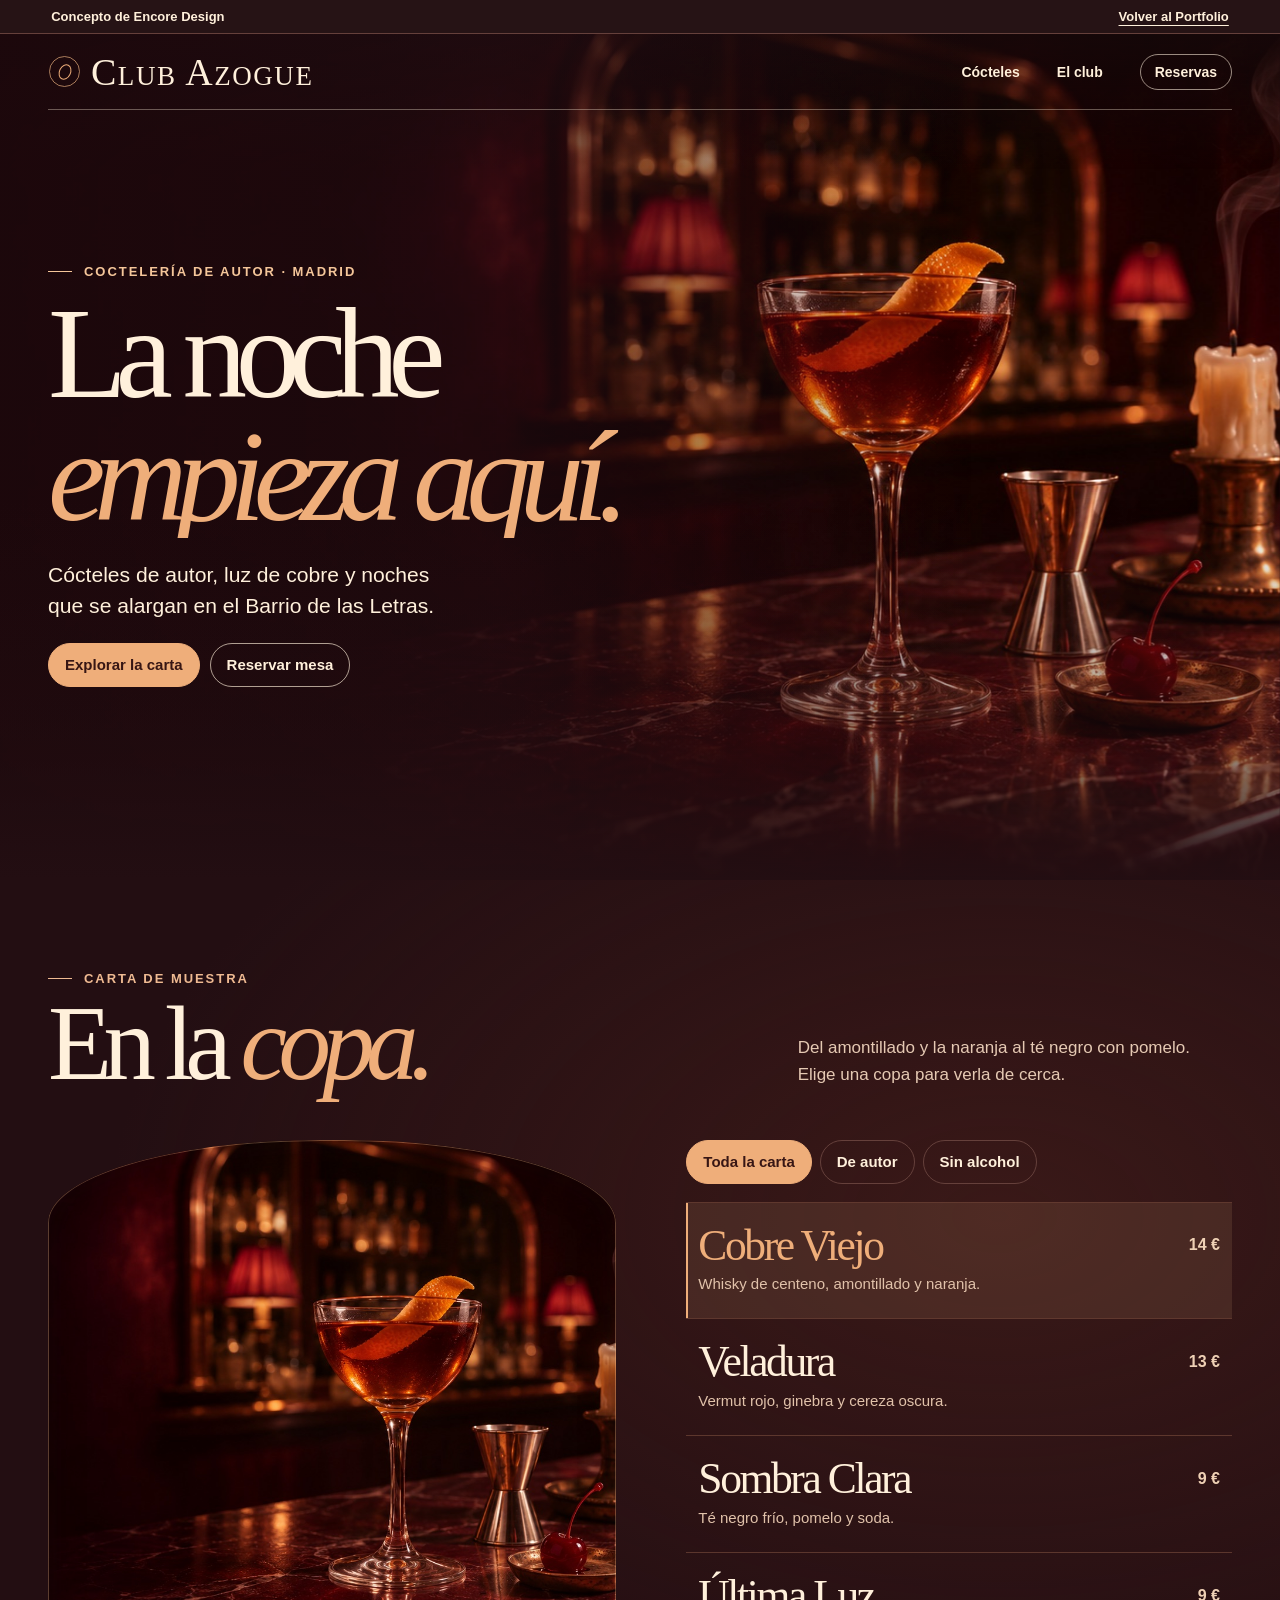
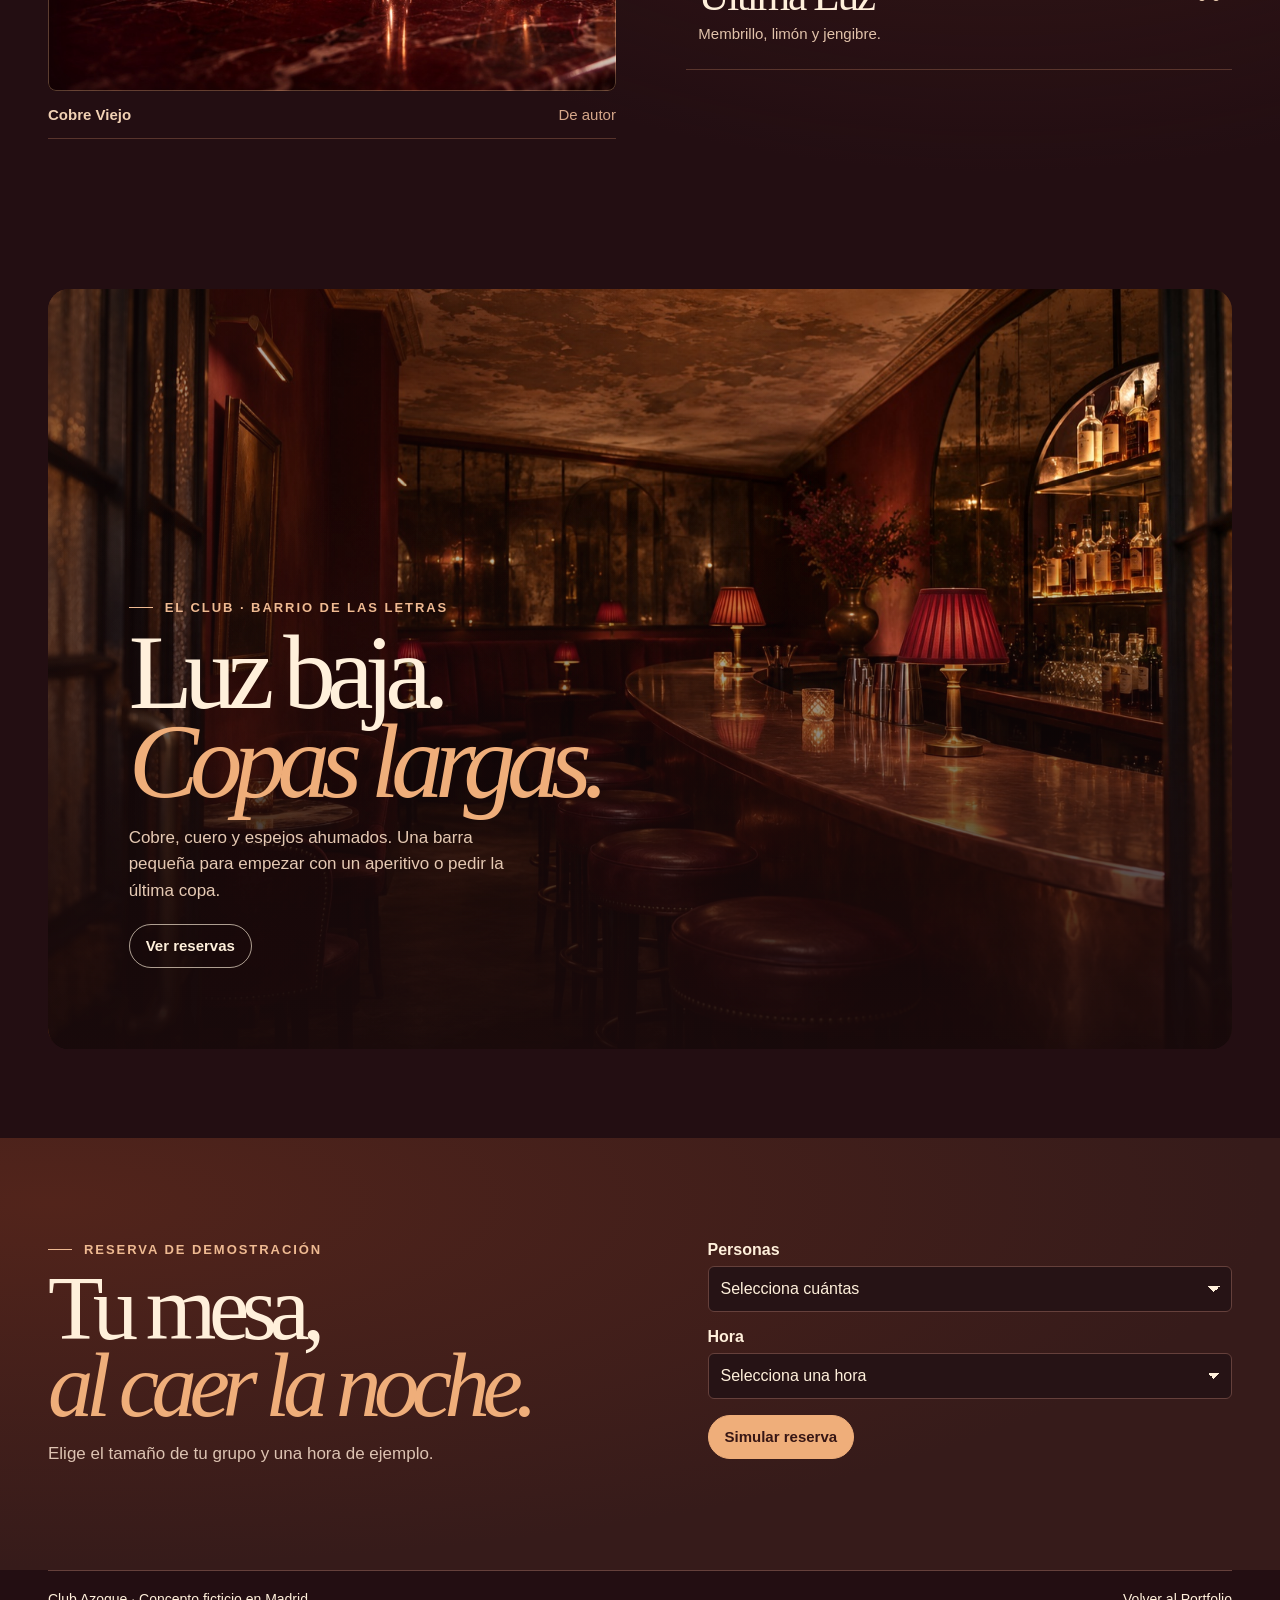
<file: proyectos/club-azogue.html>
<!doctype html>
<html lang="es">
<head>
  <meta charset="utf-8">
  <meta name="viewport" content="width=device-width, initial-scale=1">
  <meta name="robots" content="noindex">
  <meta name="theme-color" content="#1e0d10">
  <meta name="description" content="Club Azogue, un concepto de coctelería de autor en Madrid diseñado por Encore Design.">
  <title>Club Azogue | Concepto de Encore Design</title>
  <link rel="stylesheet" href="intro-motion.css">
  <link rel="stylesheet" href="conceptos.css">
  <link rel="stylesheet" href="hospitalidad.css">
  <link rel="stylesheet" href="azogue.css">
  <script src="conceptos.js" defer></script>
  <script src="azogue.js" defer></script>
</head>
<body class="azogue hospitality">
  <a class="skip" href="#contenido">Saltar al contenido</a>
  <div class="demo-bar"><span>Concepto de Encore Design</span><a href="../index.html#work">Volver al Portfolio</a></div>
  <main id="contenido">
    <section class="splash azogue-splash" aria-labelledby="hero-title">
      <img class="hero-image" src="../assets/proyectos/azogue.jpg" width="1672" height="941" alt="" fetchpriority="high">
      <video class="azogue-film" data-azogue-film data-src="../assets/proyectos/azogue-ambiente.mp4" muted playsinline loop preload="none" aria-hidden="true"></video>
      <header class="site-nav shell">
        <a class="brand" href="#contenido"><span class="azogue-symbol" aria-hidden="true"></span>Club Azogue</a>
        <nav aria-label="Navegación principal"><a href="#carta">Cócteles</a><a href="#sala">El club</a><a class="nav-reserve" href="#reserva">Reservas</a></nav>
      </header>
      <div class="hero-copy shell">
        <p class="kicker azogue-kicker">Coctelería de autor · Madrid</p>
        <h1 id="hero-title"><span class="title-line"><span>La noche</span></span> <span class="title-line"><span>empieza aquí.</span></span></h1>
        <p class="lede">Cócteles de autor, luz de cobre y noches que se alargan en el Barrio de las Letras.</p>
        <div class="actions"><a class="button primary" href="#carta">Explorar la carta</a><a class="button secondary" href="#reserva">Reservar mesa</a></div>
      </div>
      <div class="azogue-controls shell"><button type="button" class="film-control" data-film-control hidden>Pausar ambiente</button></div>
    </section>

    <section class="azogue-carta" id="carta" aria-labelledby="carta-title" data-azogue-menu>
      <div class="shell">
        <div class="azogue-section-heading">
          <div><p class="kicker azogue-kicker">Carta de muestra</p><h2 id="carta-title">En la <em>copa.</em></h2></div>
          <p>Del amontillado y la naranja al té negro con pomelo. Elige una copa para verla de cerca.</p>
        </div>

        <div class="azogue-tasting">
          <figure class="drink-portrait">
            <div class="drink-photos">
              <img class="drink-photo is-active" data-drink-photo="cobre" src="../assets/proyectos/azogue.jpg" width="1672" height="941" alt="Copa de color ámbar con piel de naranja" loading="lazy">
              <img class="drink-photo" data-drink-photo="veladura" src="../assets/proyectos/azogue-veladura.jpg" width="888" height="1110" alt="Copa de vermut rojo con una cereza oscura" loading="lazy" aria-hidden="true">
              <img class="drink-photo" data-drink-photo="sombra" src="../assets/proyectos/azogue-sombra.jpg" width="888" height="1110" alt="Vaso alto con hielo y piel de pomelo" loading="lazy" aria-hidden="true">
              <img class="drink-photo" data-drink-photo="luz" src="../assets/proyectos/azogue-luz.jpg" width="888" height="1110" alt="Vaso bajo de color dorado con piel de limón" loading="lazy" aria-hidden="true">
            </div>
            <figcaption aria-live="polite" aria-atomic="true"><span data-portrait-title>Cobre Viejo</span><span data-portrait-kind>De autor</span></figcaption>
          </figure>

          <div class="azogue-selection">
            <div class="filter-bar" role="group" aria-label="Filtrar los cócteles">
              <button type="button" data-azogue-filter="all" aria-pressed="true">Toda la carta</button>
              <button type="button" data-azogue-filter="autor" aria-pressed="false">De autor</button>
              <button type="button" data-azogue-filter="sin" aria-pressed="false">Sin alcohol</button>
            </div>
            <ul class="drink-list">
              <li data-drink-kind="autor"><button type="button" data-drink="cobre" aria-pressed="true"><span class="drink-name">Cobre Viejo</span><span class="drink-price">14 €</span><span class="drink-note">Whisky de centeno, amontillado y naranja.</span></button></li>
              <li data-drink-kind="autor"><button type="button" data-drink="veladura" aria-pressed="false"><span class="drink-name">Veladura</span><span class="drink-price">13 €</span><span class="drink-note">Vermut rojo, ginebra y cereza oscura.</span></button></li>
              <li data-drink-kind="sin"><button type="button" data-drink="sombra" aria-pressed="false"><span class="drink-name">Sombra Clara</span><span class="drink-price">9 €</span><span class="drink-note">Té negro frío, pomelo y soda.</span></button></li>
              <li data-drink-kind="sin"><button type="button" data-drink="luz" aria-pressed="false"><span class="drink-name">Última Luz</span><span class="drink-price">9 €</span><span class="drink-note">Membrillo, limón y jengibre.</span></button></li>
            </ul>
          </div>
        </div>
      </div>
    </section>

    <section class="azogue-room" id="sala" aria-labelledby="sala-title">
      <div class="shell azogue-room-inner">
        <figure><img data-venue-photo src="../assets/proyectos/sala.jpg" width="1536" height="1024" alt="Barra de cobre, taburetes de cuero y lámparas rojas en la sala conceptual de Club Azogue" loading="lazy"></figure>
        <div class="azogue-room-copy">
          <p class="kicker azogue-kicker">El club · Barrio de las Letras</p>
          <h2 id="sala-title">Luz baja.<br><em>Copas largas.</em></h2>
          <p>Cobre, cuero y espejos ahumados. Una barra pequeña para empezar con un aperitivo o pedir la última copa.</p>
          <a href="#reserva" class="button secondary">Ver reservas</a>
        </div>
      </div>
    </section>

    <section class="band reservation-band azogue-reservation" id="reserva" aria-labelledby="reserva-title">
      <div class="shell split">
        <div><p class="kicker azogue-kicker">Reserva de demostración</p><h2 id="reserva-title">Tu mesa,<br><em>al caer la noche.</em></h2><p>Elige el tamaño de tu grupo y una hora de ejemplo.</p></div>
        <form class="booking" data-demo-booking="Reserva de demostración">
          <label>Personas <select name="personas" required><option value="">Selecciona cuántas</option><option>2 personas</option><option>3 personas</option><option>4 personas</option><option>6 personas</option></select></label>
          <label>Hora <select name="hora" required><option value="">Selecciona una hora</option><option>19:30</option><option>21:00</option><option>22:30</option><option>00:00</option></select></label>
          <button class="button primary" type="submit">Simular reserva</button>
          <output aria-live="polite"></output>
        </form>
      </div>
    </section>
  </main>
  <footer class="demo-footer"><div class="shell"><span>Club Azogue · Concepto ficticio en Madrid</span><a href="../index.html#work">Volver al Portfolio</a></div></footer>
</body>
</html>
</file>
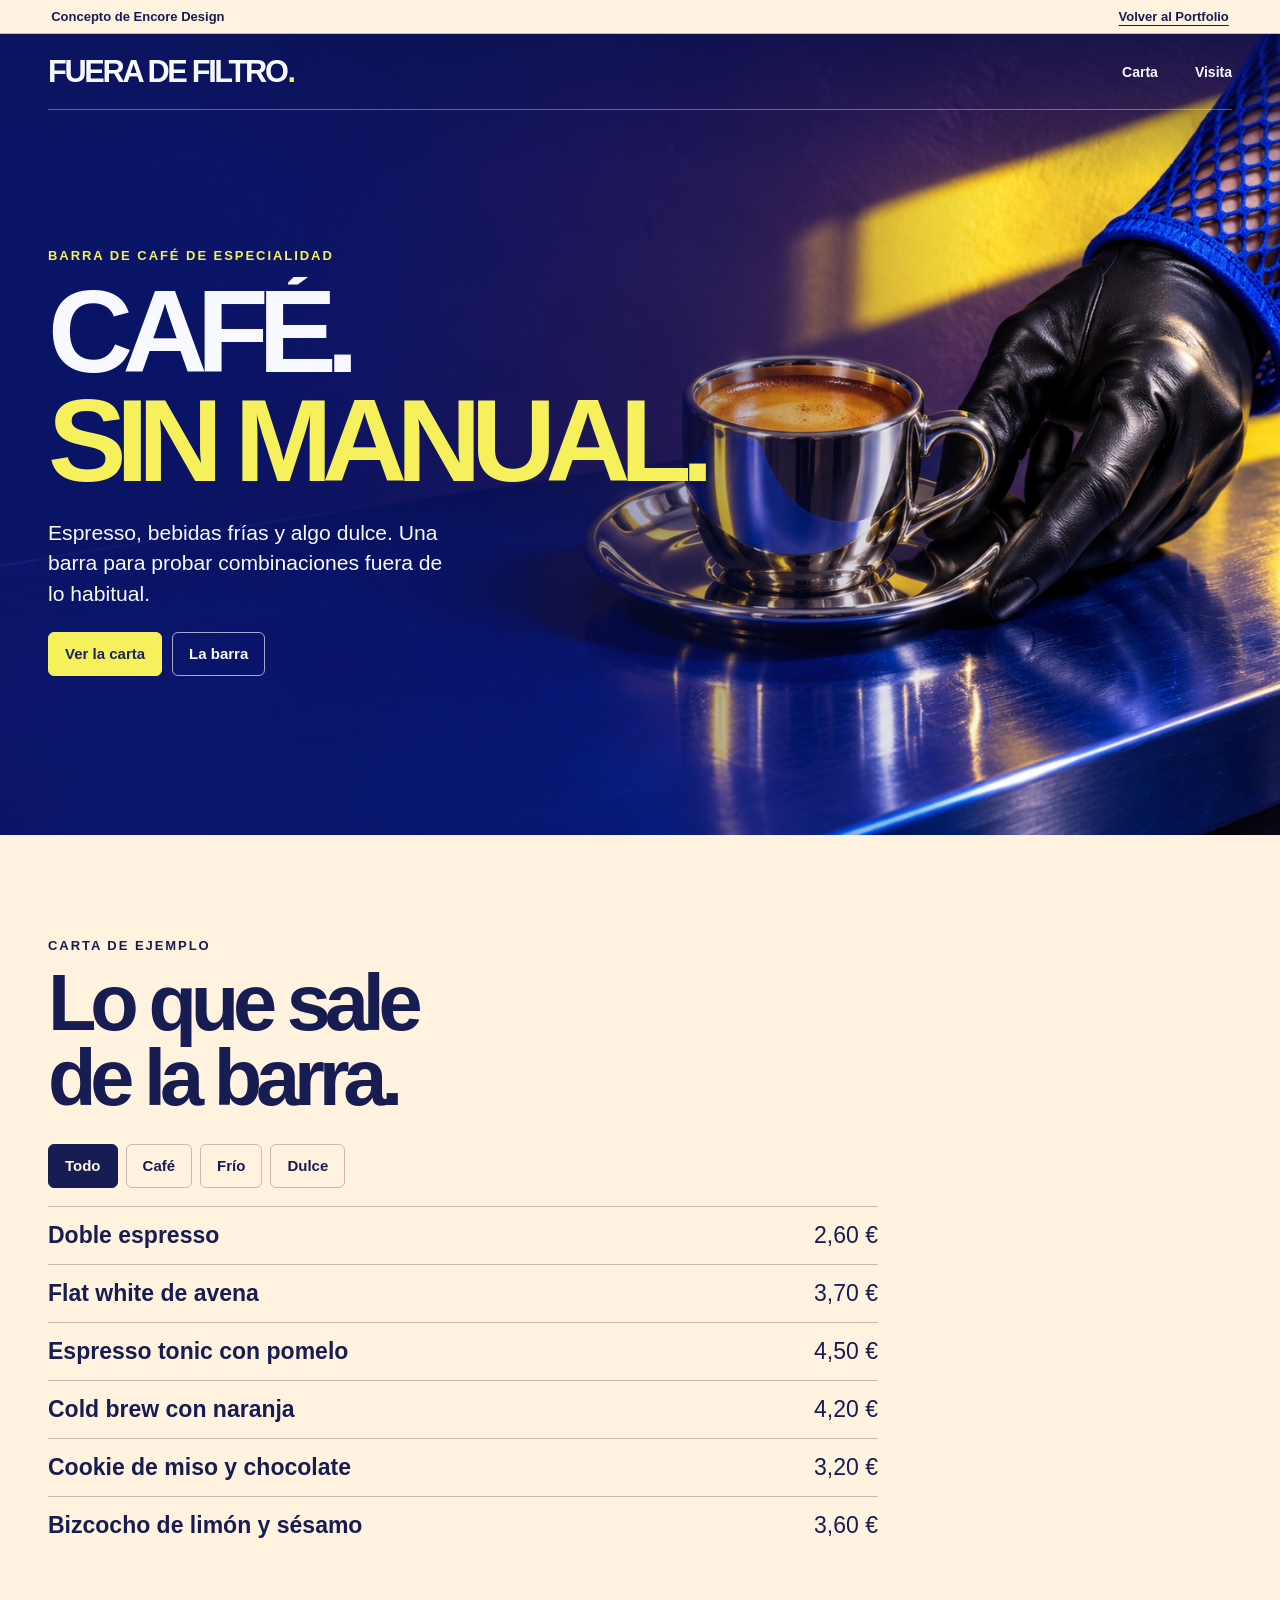
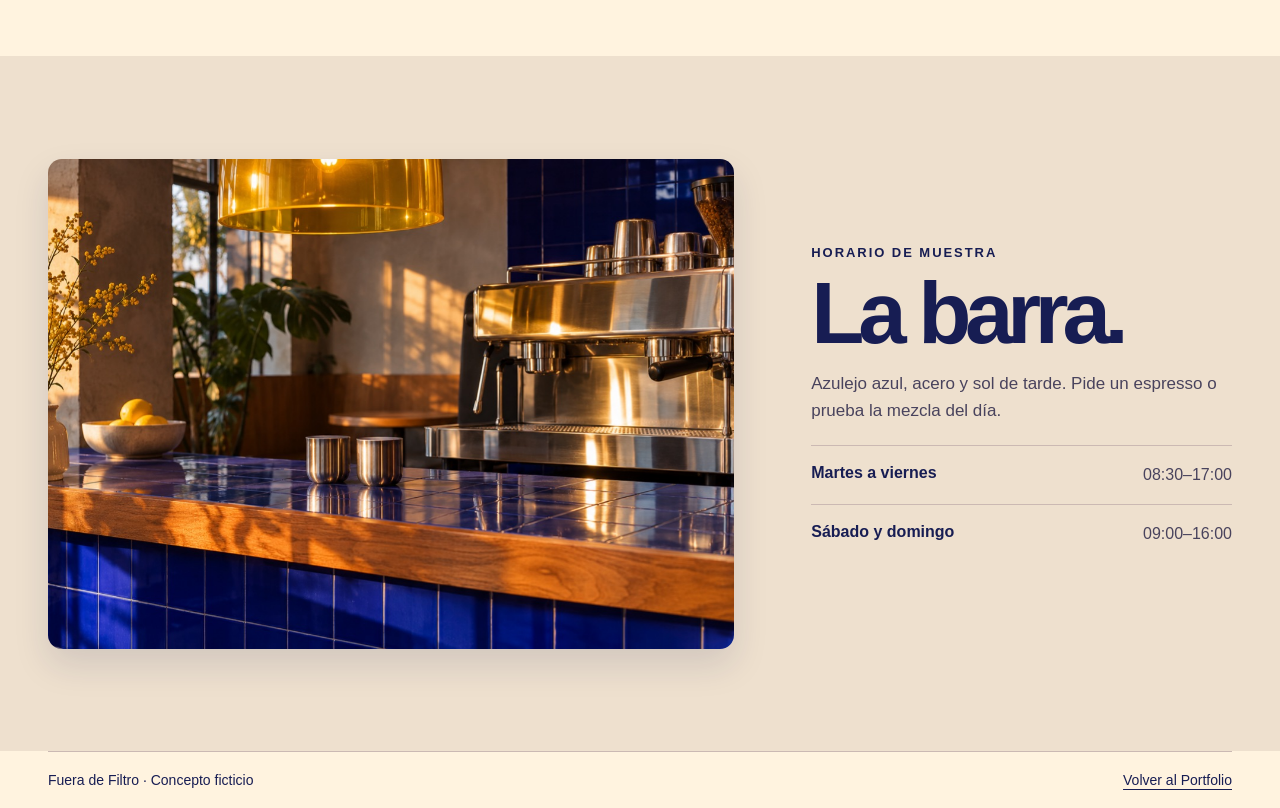
<file: proyectos/fuera-de-filtro.html>
<!doctype html>
<html lang="es">
<head>
  <meta charset="utf-8">
  <meta name="viewport" content="width=device-width, initial-scale=1">
  <meta name="robots" content="noindex">
  <meta name="theme-color" content="#101d82">
  <meta name="description" content="Cafetería alternativa con carta de espresso, bebidas frías y bollería.">
  <title>Fuera de Filtro | Concepto de Encore Design</title>
  <link rel="stylesheet" href="intro-motion.css">
  <link rel="stylesheet" href="conceptos.css">
  <script src="conceptos.js" defer></script>
</head>
<body class="filtro">
  <a class="skip" href="#contenido">Saltar al contenido</a>
  <div class="demo-bar"><span>Concepto de Encore Design</span><a href="../index.html#work">Volver al Portfolio</a></div>
  <main id="contenido">
    <section class="splash" aria-labelledby="hero-title">
      <img class="hero-image" src="../assets/proyectos/filtro.jpg" width="1672" height="941" alt="" fetchpriority="high">
      <header class="site-nav shell">
        <a class="brand" href="#contenido">Fuera de Filtro<span aria-hidden="true">.</span></a>
        <nav aria-label="Navegación principal"><a href="#carta">Carta</a><a href="#visita">Visita</a></nav>
      </header>
      <div class="hero-copy shell">
        <p class="kicker">Barra de café de especialidad</p>
        <h1 id="hero-title"><span class="title-line"><span>Café.</span></span> <span class="title-line"><span>Sin manual.</span></span></h1>
        <p class="lede">Espresso, bebidas frías y algo dulce. Una barra para probar combinaciones fuera de lo habitual.</p>
        <div class="actions"><a class="button primary" href="#carta">Ver la carta</a><a class="button secondary" href="#visita">La barra</a></div>
      </div>
    </section>

    <section class="content shell" id="carta" aria-labelledby="carta-title" data-filter-widget>
      <div class="section-head"><p class="kicker">Carta de ejemplo</p><h2 id="carta-title">Lo que sale<br>de la barra.</h2></div>
      <div class="filter-bar" role="group" aria-label="Filtrar la carta"><button type="button" data-filter="all" aria-pressed="true">Todo</button><button type="button" data-filter="cafe" aria-pressed="false">Café</button><button type="button" data-filter="frio" aria-pressed="false">Frío</button><button type="button" data-filter="dulce" aria-pressed="false">Dulce</button></div>
      <dl class="menu-list">
        <div data-kind="cafe"><dt>Doble espresso</dt><dd>2,60 €</dd></div>
        <div data-kind="cafe"><dt>Flat white de avena</dt><dd>3,70 €</dd></div>
        <div data-kind="frio"><dt>Espresso tonic con pomelo</dt><dd>4,50 €</dd></div>
        <div data-kind="frio"><dt>Cold brew con naranja</dt><dd>4,20 €</dd></div>
        <div data-kind="dulce"><dt>Cookie de miso y chocolate</dt><dd>3,20 €</dd></div>
        <div data-kind="dulce"><dt>Bizcocho de limón y sésamo</dt><dd>3,60 €</dd></div>
      </dl>
    </section>
    <section class="band" id="visita" aria-labelledby="visita-title">
      <div class="shell venue-grid">
        <figure><img src="../assets/proyectos/filtro-barra.jpg" width="1240" height="826" alt="Barra de azulejos azules con una cafetera de acero iluminada por el sol" loading="lazy"></figure>
        <div>
          <p class="kicker">Horario de muestra</p>
          <h2 id="visita-title">La barra.</h2>
          <p>Azulejo azul, acero y sol de tarde. Pide un espresso o prueba la mezcla del día.</p>
          <dl class="editorial-list"><div><dt>Martes a viernes</dt><dd>08:30–17:00</dd></div><div><dt>Sábado y domingo</dt><dd>09:00–16:00</dd></div></dl>
        </div>
      </div>
    </section>
  </main>
  <footer class="demo-footer"><div class="shell"><span>Fuera de Filtro · Concepto ficticio</span><a href="../index.html#work">Volver al Portfolio</a></div></footer>
</body>
</html>
</file>
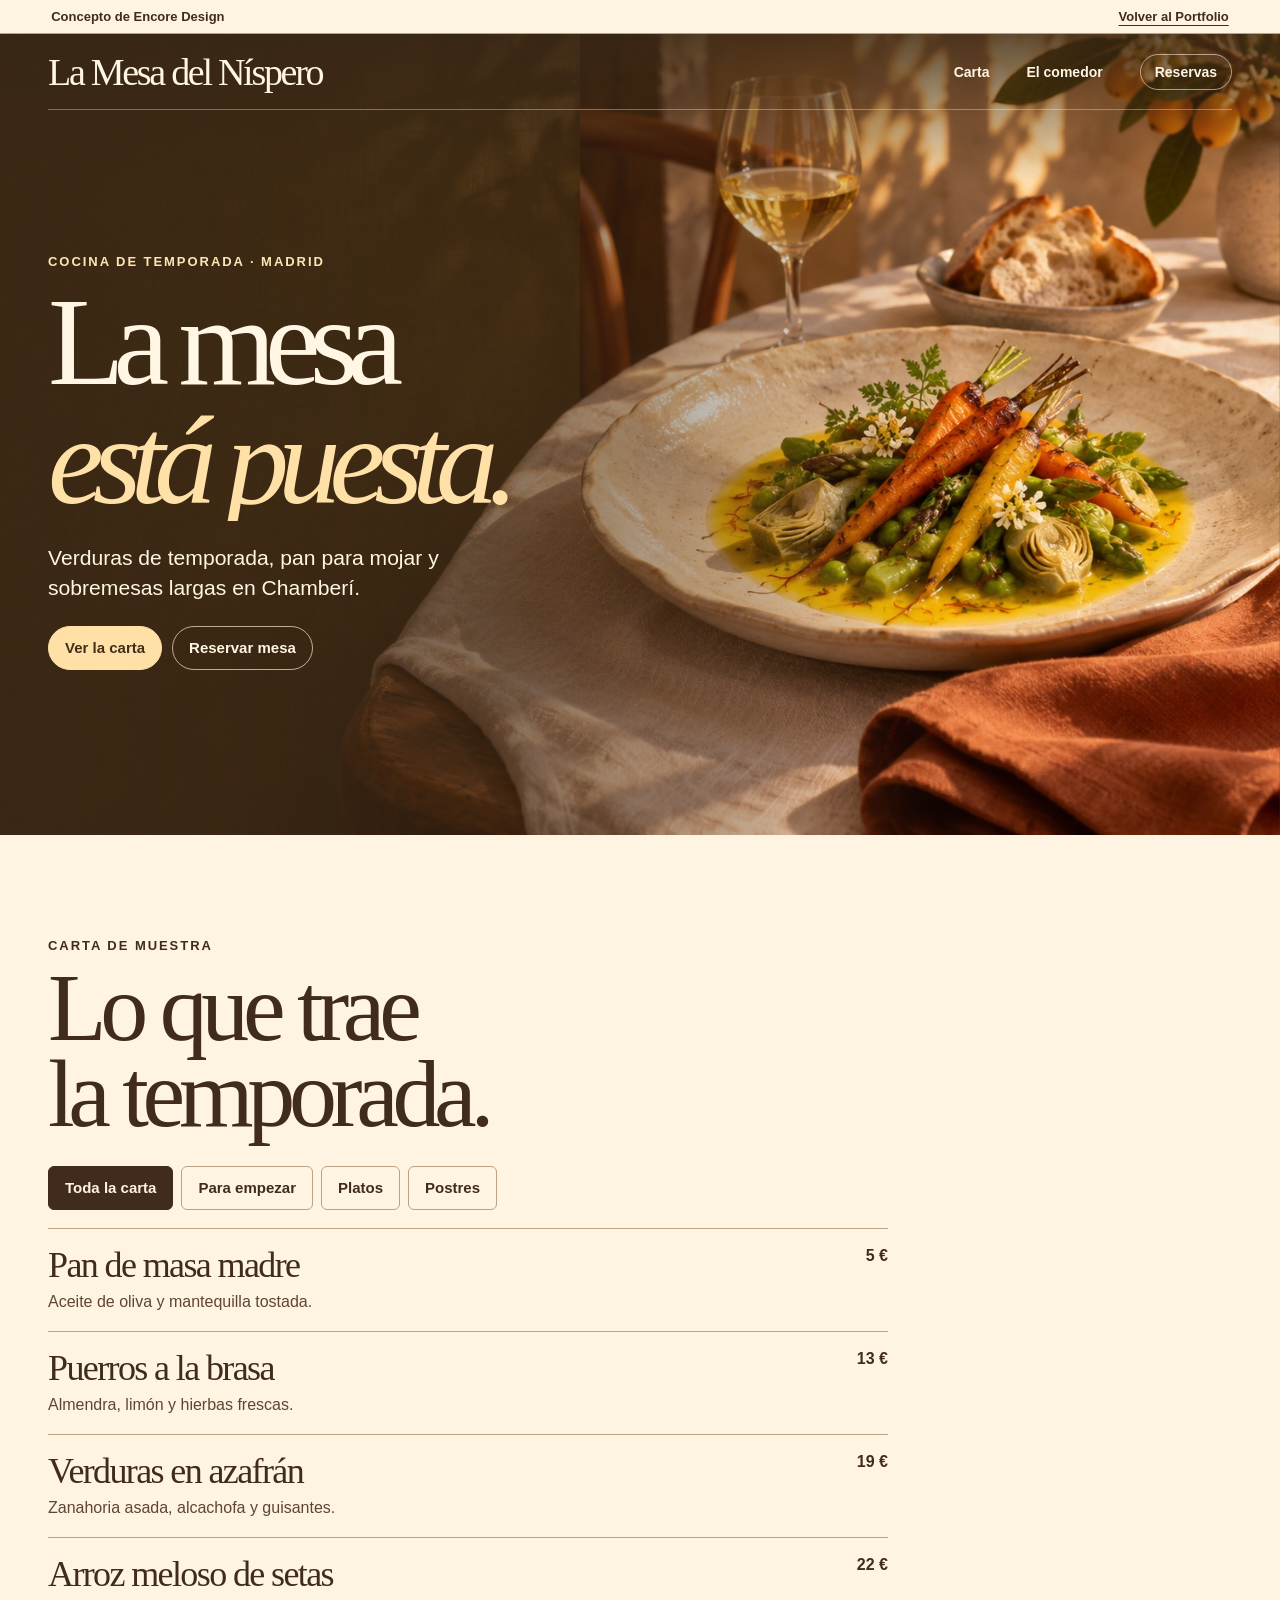
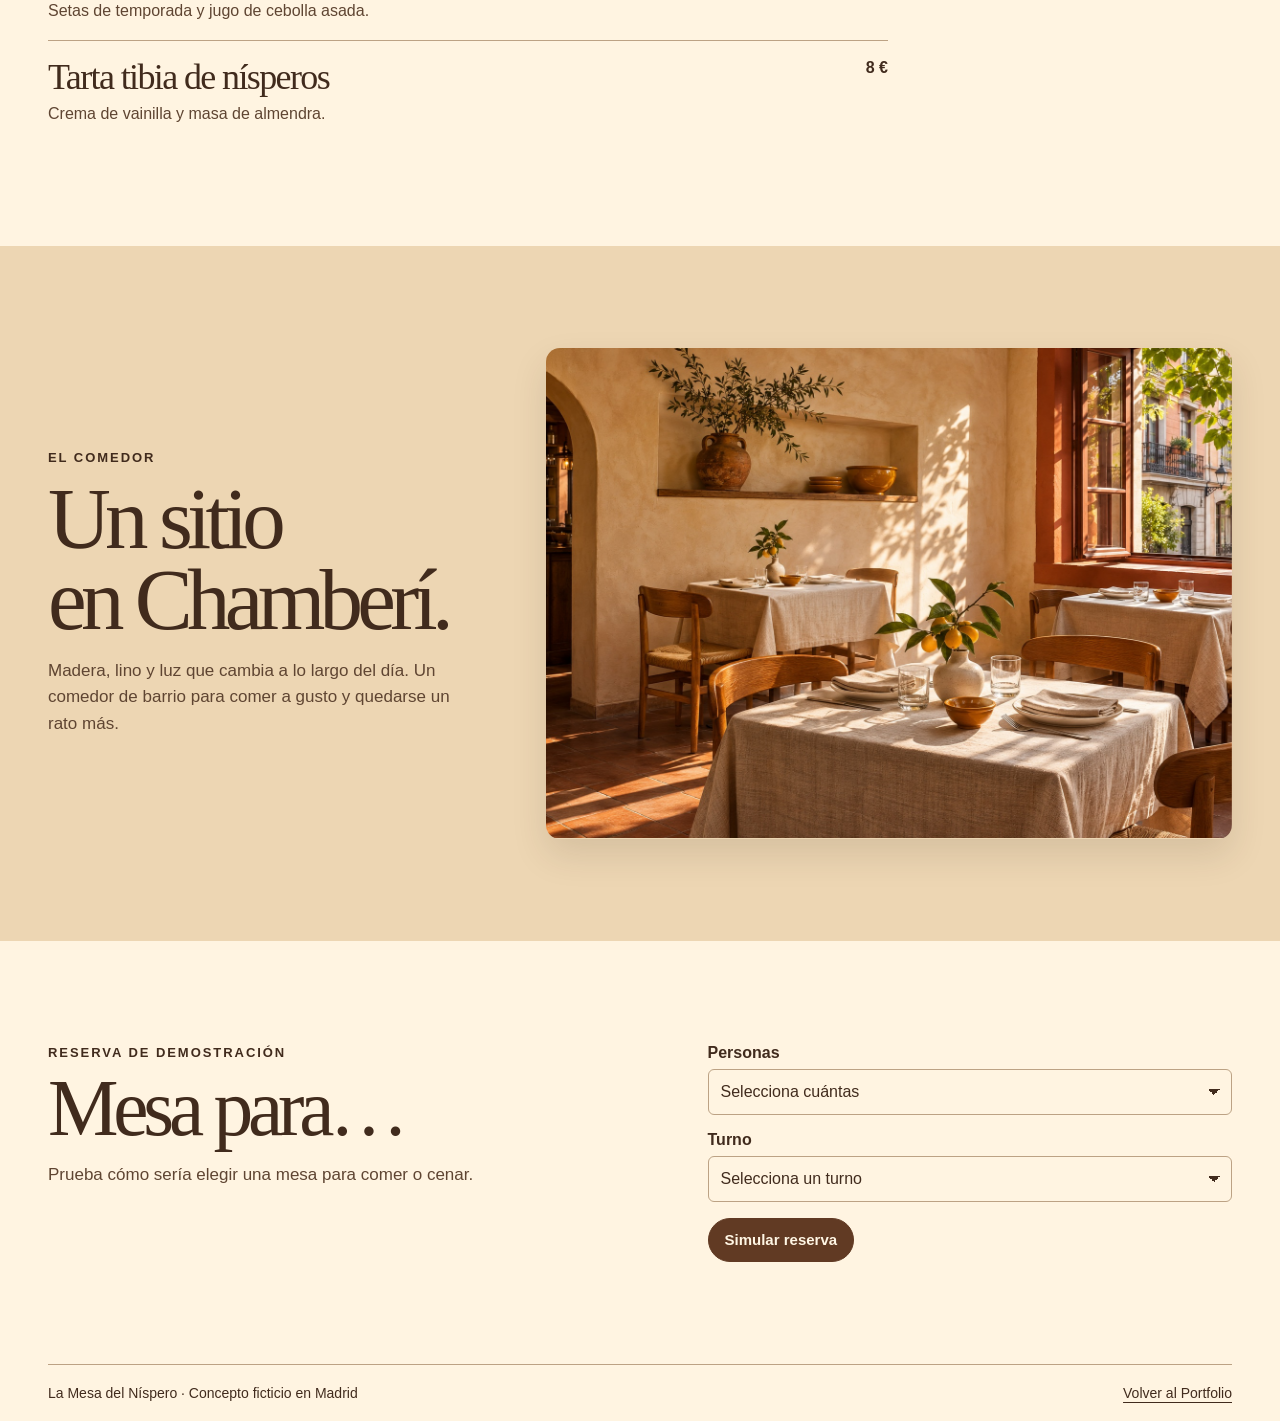
<file: proyectos/mesa-del-nispero.html>
<!doctype html>
<html lang="es">
<head>
  <meta charset="utf-8">
  <meta name="viewport" content="width=device-width, initial-scale=1">
  <meta name="robots" content="noindex">
  <meta name="theme-color" content="#554026">
  <meta name="description" content="La Mesa del Níspero, un restaurante de barrio ficticio en Madrid con cocina de temporada.">
  <title>La Mesa del Níspero | Concepto de Encore Design</title>
  <link rel="stylesheet" href="intro-motion.css">
  <link rel="stylesheet" href="conceptos.css">
  <link rel="stylesheet" href="hospitalidad.css">
  <script src="conceptos.js" defer></script>
</head>
<body class="nispero hospitality">
  <a class="skip" href="#contenido">Saltar al contenido</a>
  <div class="demo-bar"><span>Concepto de Encore Design</span><a href="../index.html#work">Volver al Portfolio</a></div>
  <main id="contenido">
    <section class="splash" aria-labelledby="hero-title">
      <img class="hero-image" src="../assets/proyectos/nispero.jpg" width="1672" height="941" alt="" fetchpriority="high">
      <header class="site-nav shell">
        <a class="brand" href="#contenido">La Mesa del Níspero</a>
        <nav aria-label="Navegación principal"><a href="#carta">Carta</a><a href="#comedor">El comedor</a><a class="nav-reserve" href="#reserva">Reservas</a></nav>
      </header>
      <div class="hero-copy shell">
        <p class="kicker">Cocina de temporada · Madrid</p>
        <h1 id="hero-title"><span class="title-line"><span>La mesa</span></span> <span class="title-line"><span>está puesta.</span></span></h1>
        <p class="lede">Verduras de temporada, pan para mojar y sobremesas largas en Chamberí.</p>
        <div class="actions"><a class="button primary" href="#carta">Ver la carta</a><a class="button secondary" href="#reserva">Reservar mesa</a></div>
      </div>
    </section>

    <section class="content shell hospitality-menu" id="carta" aria-labelledby="carta-title" data-filter-widget>
      <div class="section-head"><p class="kicker">Carta de muestra</p><h2 id="carta-title">Lo que trae<br>la temporada.</h2></div>
      <div class="filter-bar" role="group" aria-label="Filtrar la carta"><button type="button" data-filter="all" aria-pressed="true">Toda la carta</button><button type="button" data-filter="entrar" aria-pressed="false">Para empezar</button><button type="button" data-filter="platos" aria-pressed="false">Platos</button><button type="button" data-filter="postres" aria-pressed="false">Postres</button></div>
      <dl class="hospitality-list">
        <div data-kind="entrar"><dt>Pan de masa madre</dt><dd class="dish-note">Aceite de oliva y mantequilla tostada.</dd><dd class="dish-price">5 €</dd></div>
        <div data-kind="entrar"><dt>Puerros a la brasa</dt><dd class="dish-note">Almendra, limón y hierbas frescas.</dd><dd class="dish-price">13 €</dd></div>
        <div data-kind="platos"><dt>Verduras en azafrán</dt><dd class="dish-note">Zanahoria asada, alcachofa y guisantes.</dd><dd class="dish-price">19 €</dd></div>
        <div data-kind="platos"><dt>Arroz meloso de setas</dt><dd class="dish-note">Setas de temporada y jugo de cebolla asada.</dd><dd class="dish-price">22 €</dd></div>
        <div data-kind="postres"><dt>Tarta tibia de nísperos</dt><dd class="dish-note">Crema de vainilla y masa de almendra.</dd><dd class="dish-price">8 €</dd></div>
      </dl>
    </section>

    <section class="band venue-band" id="comedor" aria-labelledby="comedor-title">
      <div class="shell venue-grid venue-grid--reverse">
        <figure><img src="../assets/proyectos/comedor.jpg" width="1536" height="1024" alt="Mesas de lino junto a una ventana soleada en el comedor conceptual" loading="lazy"></figure>
        <div><p class="kicker">El comedor</p><h2 id="comedor-title">Un sitio<br>en Chamberí.</h2><p>Madera, lino y luz que cambia a lo largo del día. Un comedor de barrio para comer a gusto y quedarse un rato más.</p></div>
      </div>
    </section>

    <section class="content shell split reservation-band" id="reserva" aria-labelledby="reserva-title">
      <div><p class="kicker">Reserva de demostración</p><h2 id="reserva-title">Mesa para…</h2><p>Prueba cómo sería elegir una mesa para comer o cenar.</p></div>
      <form class="booking" data-demo-booking="Reserva de demostración">
        <label>Personas <select name="personas" required><option value="">Selecciona cuántas</option><option>2 personas</option><option>3 personas</option><option>4 personas</option><option>6 personas</option></select></label>
        <label>Turno <select name="turno" required><option value="">Selecciona un turno</option><option>Comida · 13:30</option><option>Comida · 15:00</option><option>Cena · 20:30</option><option>Cena · 22:00</option></select></label>
        <button class="button primary" type="submit">Simular reserva</button>
        <output aria-live="polite"></output>
      </form>
    </section>
  </main>
  <footer class="demo-footer"><div class="shell"><span>La Mesa del Níspero · Concepto ficticio en Madrid</span><a href="../index.html#work">Volver al Portfolio</a></div></footer>
</body>
</html>
</file>
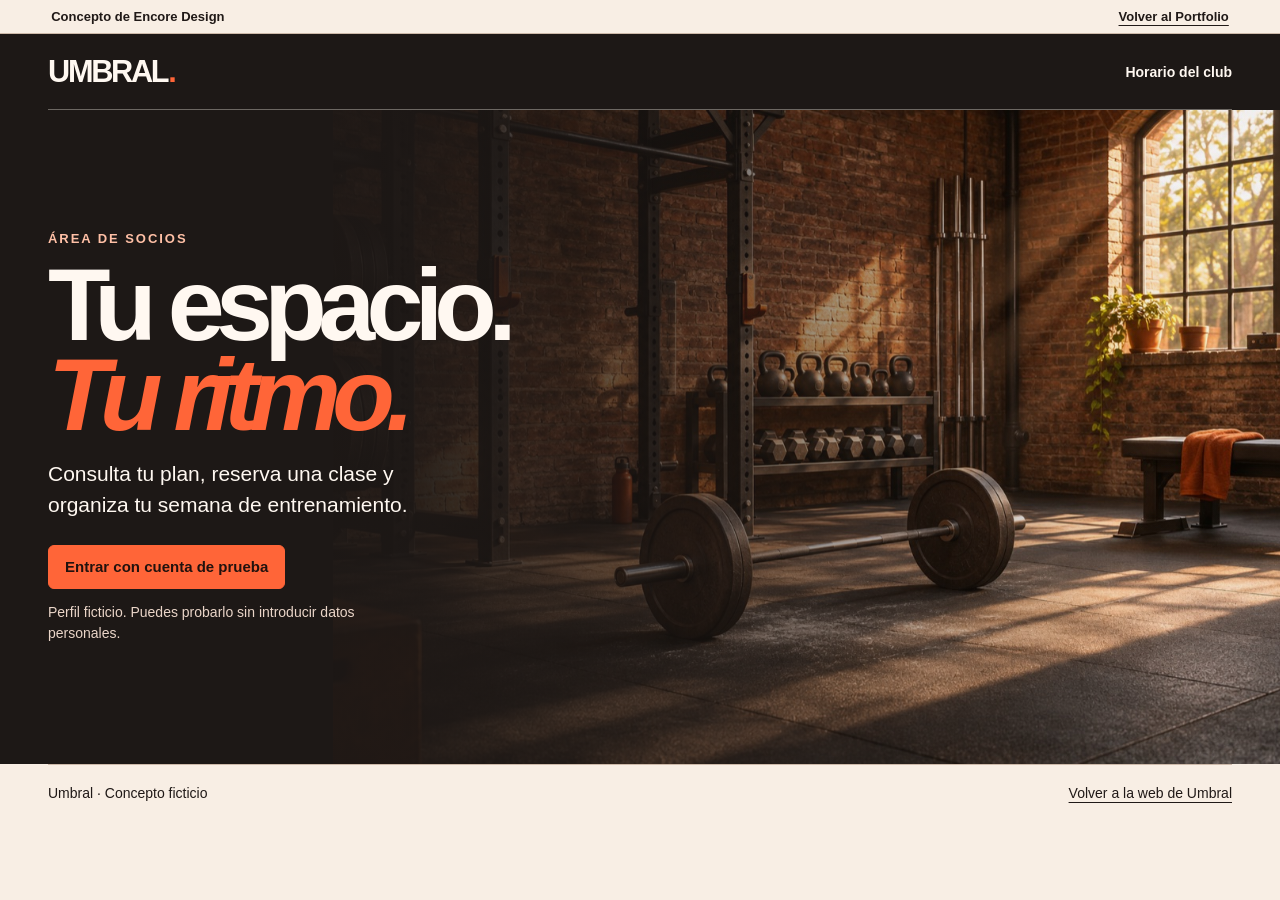
<file: proyectos/umbral-socios.html>
<!doctype html>
<html lang="es">
<head>
  <meta charset="utf-8">
  <meta name="viewport" content="width=device-width, initial-scale=1">
  <meta name="robots" content="noindex">
  <meta name="theme-color" content="#1d1816">
  <meta name="description" content="Prueba el área de socios de Umbral y explora cómo funciona una reserva de clase.">
  <title>Área de socios | Umbral</title>
  <link rel="stylesheet" href="conceptos.css">
  <link rel="stylesheet" href="umbral-socios.css">
  <script src="umbral-socios.js" defer></script>
</head>
<body class="umbral member-page">
  <a class="skip" href="#contenido">Saltar al contenido</a>
  <div class="demo-bar"><span>Concepto de Encore Design</span><a href="../index.html#work">Volver al Portfolio</a></div>
  <header class="member-header">
    <div class="site-nav shell">
      <a class="brand" href="umbral.html">Umbral<span aria-hidden="true">.</span></a>
      <nav aria-label="Navegación principal"><a href="umbral.html#clases">Horario del club</a></nav>
    </div>
  </header>
  <main id="contenido">
    <section class="member-entry" id="member-entry" aria-labelledby="entry-title">
      <div class="shell">
        <img class="member-image" src="../assets/proyectos/umbral-estudio.jpg" width="1240" height="826" alt="" fetchpriority="high">
        <p class="kicker">Área de socios</p>
        <h1 id="entry-title" tabindex="-1">Tu espacio.<br><em>Tu ritmo.</em></h1>
        <p>Consulta tu plan, reserva una clase y organiza tu semana de entrenamiento.</p>
        <button class="button primary" id="open-member" type="button" hidden>Entrar con cuenta de prueba</button>
        <p class="member-demo-note" id="demo-note" hidden>Perfil ficticio. Puedes probarlo sin introducir datos personales.</p>
        <noscript><p class="member-demo-note">Activa JavaScript para probar el área de socios.</p></noscript>
      </div>
    </section>

    <section class="member-dashboard" id="member-dashboard" aria-labelledby="dashboard-title" hidden>
      <div class="member-welcome">
        <div class="shell">
          <div>
            <p class="kicker">Área de socios · Cuenta de prueba</p>
            <h1 id="dashboard-title" tabindex="-1">Hola, Alex<span aria-hidden="true">.</span></h1>
          </div>
          <button class="button secondary" id="close-member" type="button">Cerrar sesión de prueba</button>
        </div>
      </div>

      <div class="shell member-content">
        <div class="member-summary">
          <article class="member-card member-plan">
            <h2>Mi plan</h2>
            <p class="member-value">Fuerza 8</p>
            <p class="member-detail">Membresía activa · 8 clases al mes</p>
          </article>
          <article class="member-card member-credits">
            <h2>Clases disponibles</h2>
            <p class="member-value" id="class-balance"></p>
            <p class="member-detail">Saldo del mes de muestra</p>
          </article>
          <article class="member-card member-profile">
            <h2>Mi perfil</h2>
            <p class="member-value">Alex Martín</p>
            <p class="member-detail">Socio de Umbral · Perfil ficticio</p>
          </article>
        </div>

        <div class="member-grid">
          <section class="member-card member-bookings" aria-labelledby="bookings-title">
            <h2 id="bookings-title">Mis reservas</h2>
            <p class="member-detail">Semana de muestra</p>
            <ul id="booked-classes"></ul>
            <p id="empty-bookings" hidden>Cuando reserves una clase, aparecerá aquí.</p>
          </section>
          <section class="member-card member-reserve" aria-labelledby="reserve-title">
            <h2 id="reserve-title">Reserva una clase</h2>
            <p class="member-detail">Cada reserva de prueba usa una clase de tu plan.</p>
            <form id="class-booking">
              <label for="class-slot">Sesión</label>
              <select id="class-slot" name="session">
                <optgroup label="Fuerza base">
                  <option value="fuerza-lun" data-class="fuerza" label="Fuerza base · Lunes · 18:30">Lunes · 18:30</option>
                  <option value="fuerza-mie" data-class="fuerza" label="Fuerza base · Miércoles · 18:30">Miércoles · 18:30</option>
                </optgroup>
                <optgroup label="Acondicionamiento">
                  <option value="acondicionamiento-mar" data-class="acondicionamiento" label="Acondicionamiento · Martes · 19:00">Martes · 19:00</option>
                  <option value="acondicionamiento-jue" data-class="acondicionamiento" label="Acondicionamiento · Jueves · 19:00">Jueves · 19:00</option>
                </optgroup>
                <optgroup label="Movilidad">
                  <option value="movilidad-sab" data-class="movilidad" label="Movilidad · Sábado · 10:00">Sábado · 10:00</option>
                </optgroup>
              </select>
              <button class="button primary" type="submit">Confirmar reserva</button>
            </form>
            <p class="member-detail member-availability" id="booking-availability" hidden>Has usado todas las clases disponibles en esta demo. Cancela una reserva para liberar una clase.</p>
            <p class="member-feedback" id="booking-feedback" role="status"></p>
          </section>
        </div>
        <p class="member-dashboard-note" id="dashboard-note"></p>
      </div>
    </section>
  </main>
  <footer class="demo-footer"><div class="shell"><span>Umbral · Concepto ficticio</span><a href="umbral.html">Volver a la web de Umbral</a></div></footer>
</body>
</html>
</file>
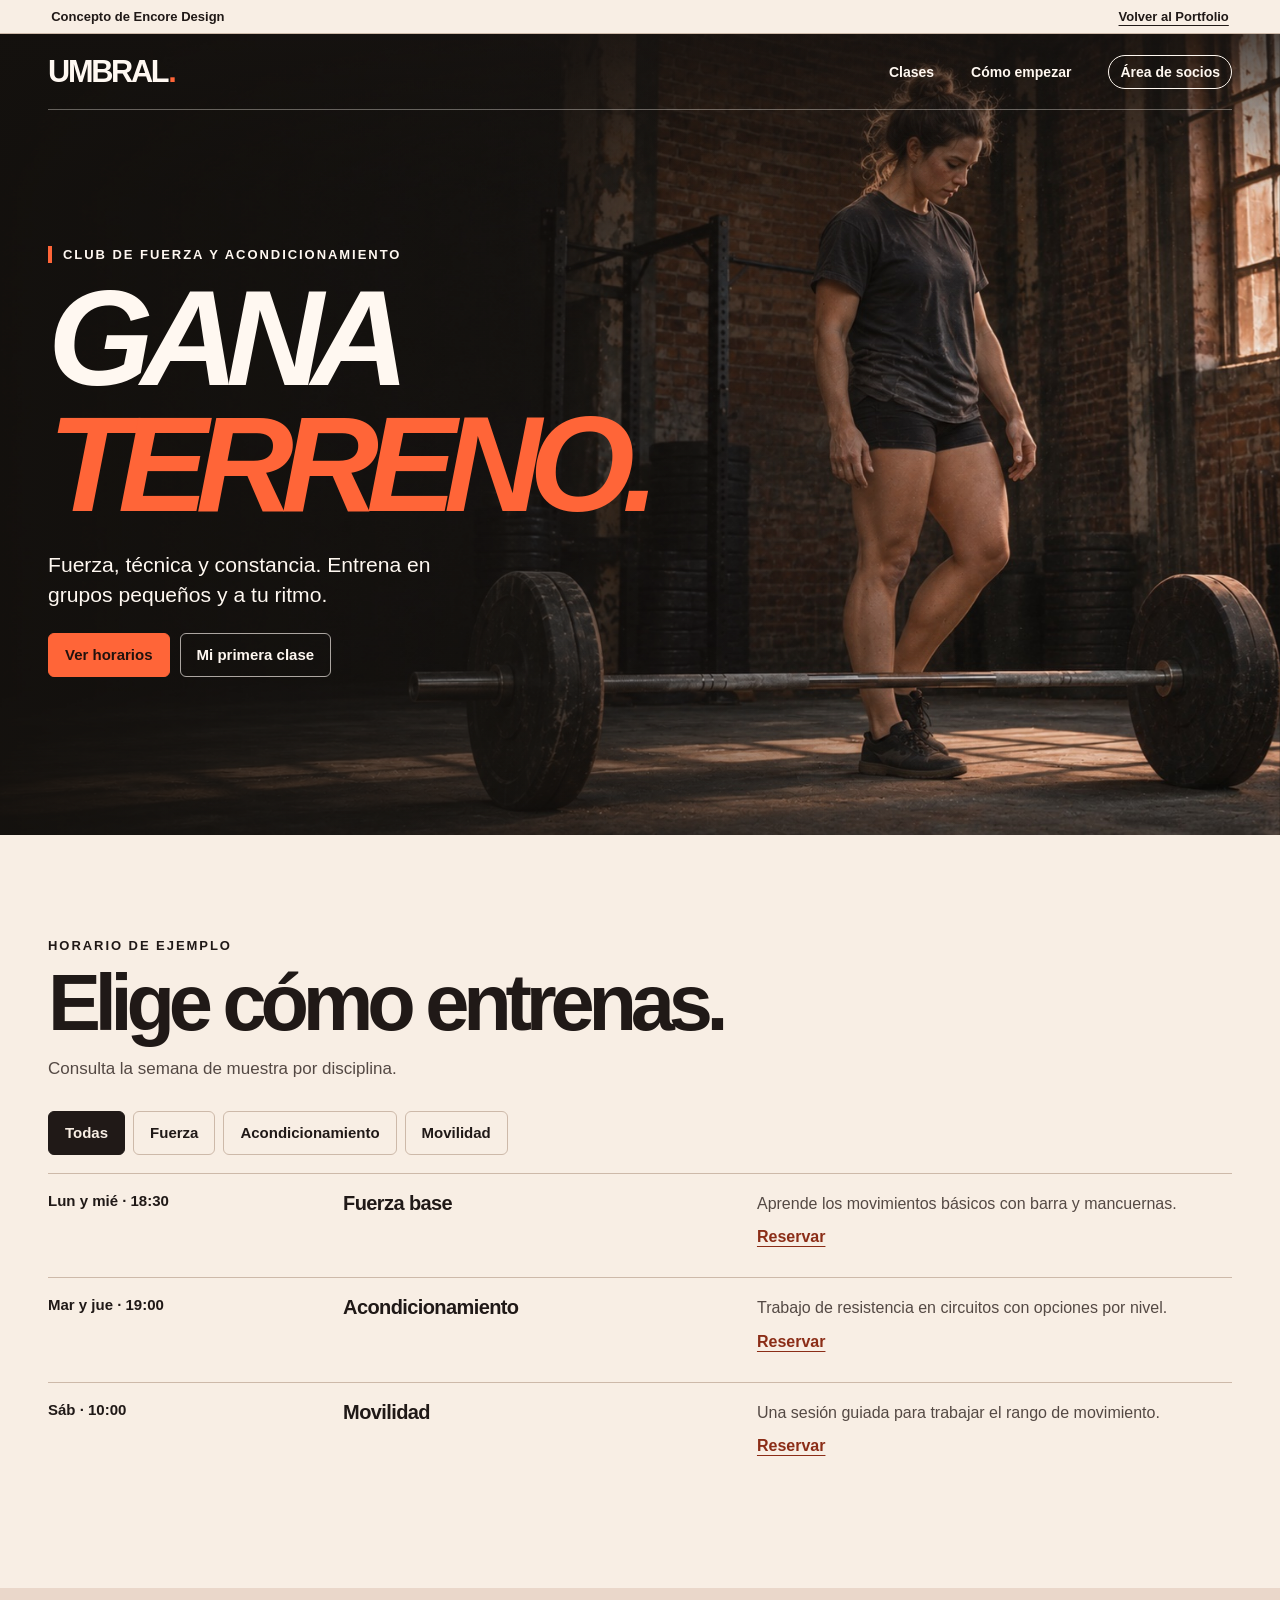
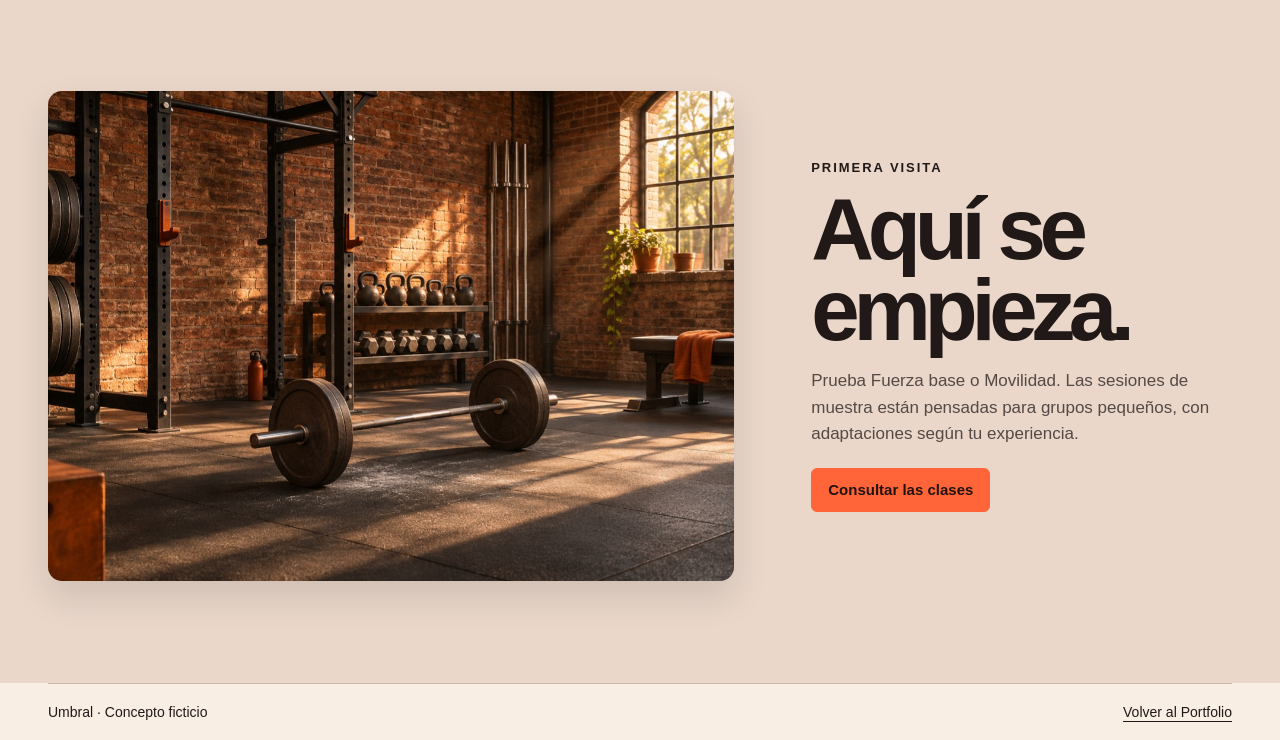
<file: proyectos/umbral.html>
<!doctype html>
<html lang="es">
<head>
  <meta charset="utf-8">
  <meta name="viewport" content="width=device-width, initial-scale=1">
  <meta name="robots" content="noindex">
  <meta name="theme-color" content="#171514">
  <meta name="description" content="Entrenamiento de fuerza, acondicionamiento y movilidad.">
  <title>Umbral | Concepto de Encore Design</title>
  <link rel="stylesheet" href="intro-motion.css">
  <link rel="stylesheet" href="conceptos.css">
  <link rel="stylesheet" href="umbral-socios.css">
  <script src="conceptos.js" defer></script>
</head>
<body class="umbral">
  <a class="skip" href="#contenido">Saltar al contenido</a>
  <div class="demo-bar"><span>Concepto de Encore Design</span><a href="../index.html#work">Volver al Portfolio</a></div>
  <main id="contenido">
    <section class="splash" aria-labelledby="hero-title">
      <img class="hero-image" src="../assets/proyectos/umbral-entrenamiento.jpg" width="1672" height="941" alt="" fetchpriority="high">
      <header class="site-nav shell">
        <a class="brand" href="#contenido">Umbral<span aria-hidden="true">.</span></a>
        <nav aria-label="Navegación principal"><a href="#clases">Clases</a><a href="#primera">Cómo empezar</a><a class="nav-action" href="umbral-socios.html">Área de socios</a></nav>
      </header>
      <div class="hero-copy shell">
        <p class="kicker">Club de fuerza y acondicionamiento</p>
        <h1 id="hero-title"><span class="title-line"><span>Gana</span></span> <span class="title-line"><span>terreno.</span></span></h1>
        <p class="lede">Fuerza, técnica y constancia. Entrena en grupos pequeños y a tu ritmo.</p>
        <div class="actions"><a class="button primary" href="#clases">Ver horarios</a><a class="button secondary" href="#primera">Mi primera clase</a></div>
      </div>
    </section>

    <section class="content shell" id="clases" aria-labelledby="clases-title" data-filter-widget>
      <div class="section-head"><p class="kicker">Horario de ejemplo</p><h2 id="clases-title">Elige cómo entrenas.</h2><p>Consulta la semana de muestra por disciplina.</p></div>
      <div class="filter-bar" role="group" aria-label="Filtrar las clases"><button type="button" data-filter="all" aria-pressed="true">Todas</button><button type="button" data-filter="fuerza" aria-pressed="false">Fuerza</button><button type="button" data-filter="acondicionamiento" aria-pressed="false">Acondicionamiento</button><button type="button" data-filter="movilidad" aria-pressed="false">Movilidad</button></div>
      <div class="schedule">
        <article data-kind="fuerza"><span>Lun y mié · 18:30</span><h3>Fuerza base</h3><div><p>Aprende los movimientos básicos con barra y mancuernas.</p><a href="umbral-socios.html?clase=fuerza" aria-label="Reservar Fuerza base">Reservar</a></div></article>
        <article data-kind="acondicionamiento"><span>Mar y jue · 19:00</span><h3>Acondicionamiento</h3><div><p>Trabajo de resistencia en circuitos con opciones por nivel.</p><a href="umbral-socios.html?clase=acondicionamiento" aria-label="Reservar Acondicionamiento">Reservar</a></div></article>
        <article data-kind="movilidad"><span>Sáb · 10:00</span><h3>Movilidad</h3><div><p>Una sesión guiada para trabajar el rango de movimiento.</p><a href="umbral-socios.html?clase=movilidad" aria-label="Reservar Movilidad">Reservar</a></div></article>
      </div>
    </section>
    <section class="band" id="primera" aria-labelledby="primera-title">
      <div class="shell venue-grid">
        <figure><img src="../assets/proyectos/umbral-estudio.jpg" width="1240" height="826" alt="Luz de mañana sobre una barra y un rack de fuerza en el gimnasio conceptual" loading="lazy"></figure>
        <div>
          <p class="kicker">Primera visita</p>
          <h2 id="primera-title">Aquí se empieza.</h2>
          <p>Prueba Fuerza base o Movilidad. Las sesiones de muestra están pensadas para grupos pequeños, con adaptaciones según tu experiencia.</p>
          <a class="button primary" href="#clases">Consultar las clases</a>
        </div>
      </div>
    </section>
  </main>
  <footer class="demo-footer"><div class="shell"><span>Umbral · Concepto ficticio</span><a href="../index.html#work">Volver al Portfolio</a></div></footer>
</body>
</html>
</file>
<file: portfolio.css>
:root {
  color-scheme: dark;
  --back: #100b09;
  --canvas: #1d110e;
  --ink: #fff3e9;
  --warm-ivory: #f8dfce;
  --muted: #d1beb4;
  --line: #fff0e52b;
  --shell: min(100% - clamp(64px, 9vw, 146px), 1320px);
  font-family: "Helvetica Neue", Arial, sans-serif;
  background: var(--canvas);
  color: var(--ink);
}

* { box-sizing: border-box; }
body, h1, h2, h3, p { margin: 0; }
html { scroll-behavior: smooth; }
a { color: inherit; }
img { display: block; max-width: 100%; }
[hidden] { display: none !important; }
:focus-visible { outline: 2px solid var(--ink); outline-offset: 5px; }
.shell { width: var(--shell); margin-inline: auto; }
.skip { position: absolute; z-index: 3; top: 12px; left: 12px; padding: 14px; transform: translateY(-180%); background: var(--back); }
.skip:focus { transform: none; }

.masthead { position: absolute; inset: 0 0 auto; z-index: 2; display: flex; min-height: 76px; align-items: center; justify-content: space-between; gap: 20px; border-bottom: 1px solid var(--line); }
.wordmark { display: inline-flex; flex: 0 0 auto; align-items: center; gap: clamp(6px, .75vw, 10px); min-height: 44px; color: var(--ink); text-decoration: none; white-space: nowrap; }
.mark { flex: 0 0 auto; width: clamp(29px, 3.1vw, 37px); aspect-ratio: 1; background: url("assets/encore-ribbon.png") center / contain no-repeat; }
.wordmark-type { display: inline-flex; align-items: baseline; gap: .24em; font-size: clamp(19px, 2vw, 24px); line-height: 1.1; letter-spacing: -.058em; }
.wordmark-name { font-weight: 740; }
.wordmark-label { color: var(--warm-ivory); font-weight: 460; }
.masthead-actions, .primary-nav { display: flex; align-items: center; gap: clamp(15px, 2.8vw, 42px); }
.primary-nav a { display: inline-flex; min-height: 44px; align-items: center; font-size: 14px; font-weight: 620; text-decoration: none; }
.primary-nav a:hover, .language-switch a:hover { text-decoration: underline; text-underline-offset: 5px; }
.language-switch { display: flex; flex: 0 0 auto; align-items: center; padding-inline-start: 10px; border-inline-start: 1px solid var(--line); }
.language-switch span, .language-switch a { display: grid; place-items: center; min-width: 32px; min-height: 44px; color: var(--muted); font-size: 12px; font-weight: 650; text-decoration: none; }
.language-switch span { color: var(--ink); text-decoration: underline; text-underline-offset: 5px; }

.hero { position: relative; isolation: isolate; display: grid; align-items: center; min-height: clamp(620px, 92svh, 860px); overflow: hidden; background: var(--back); }
.hero-media {
  position: absolute;
  z-index: -1;
  inset: auto 0 0 max(36%, calc((100% - 1320px) / 2 + 440px));
  height: min(93%, 60vw);
  overflow: hidden;
}
.hero-media img { width: 100%; height: 100%; object-fit: cover; object-position: right center; }
.hero-media::before {
  content: "";
  position: absolute;
  z-index: 1;
  inset: 0;
  background: linear-gradient(90deg, var(--back), #100b0960 9%, transparent 24%),
              linear-gradient(180deg, var(--back), transparent 24%);
  pointer-events: none;
}
@media (prefers-reduced-motion: no-preference) {
  .hero-media::after {
    --glow-mask: radial-gradient(ellipse, black 8%, #000b 30%, transparent 69%);
    content: "";
    position: absolute;
    left: calc(var(--glow-start-x, 86%) - var(--glow-travel, 65%) * var(--glow-progress, 0));
    top: calc(var(--glow-start-y, 54%) + var(--glow-drop, 19%) * var(--glow-progress, 0));
    width: clamp(170px, 36vw, 550px);
    height: 72%;
    transform: translate(-50%, -50%);
    -webkit-mask-image: var(--glow-mask);
    mask-image: var(--glow-mask);
    -webkit-backdrop-filter: brightness(1.48) saturate(1.14);
    backdrop-filter: brightness(1.48) saturate(1.14);
    pointer-events: none;
  }
}
.hero::after {
  content: "";
  position: absolute;
  z-index: -1;
  inset: 0;
  background: linear-gradient(0deg, var(--canvas), #1d110e7a 13%, transparent 34%);
  pointer-events: none;
}
.hero-copy { padding-block: clamp(132px, 12vw, 192px) clamp(70px, 9vw, 128px); }
.eyebrow { color: var(--muted); font-size: 12px; font-weight: 690; line-height: 1.4; letter-spacing: .12em; text-transform: uppercase; }
.hero h1 { margin-top: 17px; font-size: clamp(58px, 7.15vw, 111px); font-weight: 720; line-height: .95; letter-spacing: -.075em; }
.hero h1 span { display: block; }
.hero h1 .hero-emphasis { color: var(--warm-ivory); font-weight: 400; letter-spacing: -.063em; }
.lede { max-width: min(410px, 30vw); margin-top: 23px; color: var(--muted); font-size: clamp(17px, 1.52vw, 21px); line-height: 1.5; }
.hero-actions { display: flex; flex-wrap: wrap; align-items: center; gap: 9px 10px; margin-top: 25px; }
.button {
  display: inline-flex;
  align-items: center;
  justify-content: center;
  width: fit-content;
  min-height: 44px;
  padding: 8px 16px;
  border: 1px solid transparent;
  border-radius: 999px;
  font-size: 14px;
  font-weight: 650;
  line-height: 1.15;
  text-decoration: none;
  transition: background-color 180ms ease, border-color 180ms ease, transform 180ms ease;
}
.button-primary {
  border-color: #f2c8ad8c;
  background-color: #cd9c80;
  background-image: linear-gradient(110deg, #fff3e833, transparent 66%);
  color: #24130e;
}
.button-primary:hover { border-color: #f2c8ad; background-color: #e0af91; }
.button-secondary { border-color: #fff0e543; background: #fff0e507; color: var(--ink); font-weight: 570; }
.button-secondary:hover { border-color: #e5b89a8c; background: #fff0e514; }
.button:active { transform: scale(.98); }

.gallery { background: linear-gradient(180deg, var(--canvas), #251713 52%, var(--canvas)); }
.work { padding-block: clamp(34px, 5vw, 75px) clamp(62px, 8.25vw, 120px); }
h2 { font-size: clamp(47px, 6.75vw, 100px); font-weight: 670; line-height: .97; letter-spacing: -.075em; }

.work-grid { display: grid; grid-template-columns: repeat(2, minmax(0, 1fr)); gap: clamp(32px, 4.5vw, 68px) clamp(20px, 2.8vw, 40px); margin-top: clamp(24px, 3.5vw, 47px); }
.project { min-width: 0; }
.project-visual { position: relative; }
.project-stage { position: relative; display: block; width: 100%; aspect-ratio: 16 / 10; container-type: inline-size; isolation: isolate; overflow: hidden; border: 1px solid var(--line); border-radius: 8px; background: var(--preview-bg); color: var(--preview-ink); text-decoration: none; }
.project-stage:hover { border-color: #fff0e584; }

.stage-azogue { --preview-bg: #311418; --preview-ink: #fff0da; --preview-accent: #f1b17b; --preview-button-ink: #371614; --preview-shade: linear-gradient(90deg, #1d0b0cec, #210e0e8a 43%, transparent 78%); }
.stage-nispero { --preview-bg: #584126; --preview-ink: #fff6e4; --preview-accent: #ffe1a8; --preview-button-ink: #432c18; --preview-shade: linear-gradient(90deg, #382716d9, #3827168c 38%, transparent 76%); }
.stage-impronta { --preview-bg: #fbf8f2; --preview-ink: #211b18; --preview-accent: #a82e25; --preview-button-ink: #fff8f0; }
.stage-umbral { --preview-bg: #1d1816; --preview-ink: #fff8f1; --preview-accent: #ff7250; --preview-button-ink: #21120e; --preview-shade: linear-gradient(90deg, #14110ef1, #18141178 47%, transparent 78%); }
.stage-claro { --preview-bg: #fbecdf; --preview-ink: #3a2832; --preview-accent: #63384e; --preview-button-ink: #fff9f5; --preview-shade: linear-gradient(90deg, #fcf1e9ee, #fff5ec99 37%, transparent 70%), linear-gradient(180deg, #fff5ecb0, transparent 25%); }
.stage-filtro { --preview-bg: #111a6e; --preview-ink: #f8f9ff; --preview-accent: #f6f05d; --preview-button-ink: #1a225c; --preview-shade: linear-gradient(90deg, #0d1666cb, #0e176261 47%, transparent 80%); }

.mini-page, .mini-art, .mini-page::after { position: absolute; inset: 0; }
.mini-page { isolation: isolate; }
.mini-art { width: 100%; height: 100%; object-fit: cover; object-position: 62% center; z-index: -2; }
.mini-film { opacity: 0; transition: opacity 370ms ease; }
.mini-film.is-ready { opacity: 1; }
.mini-page::after { content: ""; z-index: -1; background: var(--preview-shade, none); }
.mini-bar { position: absolute; display: flex; top: 0; inset-inline: 5.4%; height: 16%; align-items: center; justify-content: space-between; border-bottom: 1px solid color-mix(in srgb, var(--preview-ink) 29%, transparent); }
.mini-brand { font-size: 3.1cqw; font-weight: 790; letter-spacing: -.06em; }
.mini-nav { display: flex; gap: 2.5cqw; font-size: 1.96cqw; font-weight: 670; }
.mini-copy { position: absolute; top: 26%; right: 4%; left: 5.4%; display: grid; justify-items: start; row-gap: 1.8cqw; }
.mini-kicker { font-size: 1.73cqw; font-weight: 760; letter-spacing: .115em; text-transform: uppercase; }
.mini-title { font-size: 8.8cqw; line-height: .83; font-weight: 890; letter-spacing: -.084em; }
.mini-line { display: block; width: fit-content; overflow: hidden; padding: .06em .06em .09em 0; }
.mini-line > span { display: block; }
.mini-line:last-child { color: var(--preview-accent); }
.mini-lede { max-width: 52%; font-size: 2.48cqw; line-height: 1.35; }
.mini-action { display: inline-flex; border-radius: 30px; padding: 1.35cqw 2.25cqw; background: var(--preview-accent); color: var(--preview-button-ink); font-size: 1.92cqw; font-weight: 760; }

.stage-azogue .mini-brand, .stage-nispero .mini-brand, .stage-claro .mini-brand, .stage-azogue .mini-title, .stage-nispero .mini-title, .stage-claro .mini-title { font-family: Georgia, serif; font-weight: 400; }
.stage-azogue .mini-brand { font-variant: small-caps; letter-spacing: .03em; }
.stage-azogue .mini-brand { display: inline-flex; align-items: center; gap: 1.45cqw; }
.mini-symbol { display: grid; place-items: center; width: 4.1cqw; height: 4.1cqw; border: 1px solid #efae7a99; border-radius: 50%; }
.mini-symbol::after { content: ""; width: 1.25cqw; height: 1.75cqw; border: 1px solid #efae7acc; border-radius: 50%; transform: rotate(26deg); }
.stage-azogue .mini-title, .stage-nispero .mini-title { font-size: 10.3cqw; }
.stage-azogue .mini-line:last-child, .stage-nispero .mini-line:last-child { font-style: italic; }
.stage-azogue .mini-kicker, .stage-nispero .mini-kicker { color: var(--preview-accent); }
.stage-claro .mini-title { font-size: 8.5cqw; }
.stage-filtro .mini-title, .stage-umbral .mini-title, .stage-filtro .mini-brand, .stage-umbral .mini-brand { text-transform: uppercase; }
.stage-umbral .mini-title { font-style: italic; }
.stage-umbral .mini-kicker { border-left: .58cqw solid var(--preview-accent); padding-left: 1.1cqw; }
.stage-filtro .mini-kicker { color: var(--preview-accent); }
.stage-impronta .mini-art { inset: 60% 11% auto; width: 78%; height: 61%; object-fit: contain; object-position: center top; }
.stage-impronta .mini-brand { font-weight: 850; }
.stage-impronta .mini-copy { inset: 23% 4% auto; row-gap: 1.45cqw; justify-items: center; text-align: center; }
.stage-impronta .mini-kicker { color: var(--preview-accent); }
.stage-impronta .mini-title { font-size: 6.35cqw; }
.stage-impronta .mini-line { display: inline-block; vertical-align: top; }
.stage-impronta .mini-line:last-child { color: inherit; }
.stage-impronta .mini-lede { max-width: 88%; }

.project-name { margin-top: 12px; font-size: clamp(23px, 2.4vw, 35px); font-weight: 650; line-height: 1.15; letter-spacing: -.05em; }
.replay { position: absolute; right: 11px; bottom: 11px; display: grid; width: 44px; height: 44px; padding: 0; place-items: center; border: 1px solid #fff3e961; border-radius: 50%; background: #160e0cdc; color: var(--ink); cursor: pointer; }
.replay::before { content: ""; translate: 1px; width: 10px; height: 12px; background: currentColor; clip-path: polygon(0 0, 100% 50%, 0 100%); }
.replay:hover, .replay:focus-visible { background: var(--ink); color: var(--back); }

@media (prefers-reduced-motion: no-preference) {
  .is-playing .mini-line > span { animation: line-entrance 780ms cubic-bezier(.2,.75,.22,1) both; }
  .is-playing .mini-line:nth-child(2) > span { animation-delay: 115ms; }
  .is-playing .mini-kicker, .is-playing .mini-lede, .is-playing .mini-action { animation: copy-entrance 650ms 170ms ease both; }
  .is-playing .mini-action { animation-delay: 245ms; }
  .stage-impronta.is-playing .mini-art, .stage-azogue.is-playing img.mini-art, .stage-claro.is-playing .mini-art { animation: quiet-entrance 1450ms ease-out both; }
  .stage-azogue.is-playing .mini-line > span { animation-duration: 990ms; }
  .stage-azogue.is-playing .mini-line:nth-child(2) > span { animation-delay: 210ms; }
  .stage-nispero.is-playing .mini-art, .stage-umbral.is-playing .mini-art { animation: zoom-entrance 1150ms ease-out both; }
  .stage-filtro.is-playing .mini-art { animation: shutter-entrance 850ms cubic-bezier(.2,.72,.2,1) both; }
  .stage-claro.is-playing .mini-line > span { animation-name: copy-entrance; animation-duration: 1050ms; }
}

.process-layout { display: grid; grid-template-columns: minmax(0, .85fr) minmax(0, 1fr); align-items: center; gap: clamp(28px, 8vw, 120px); padding-block: clamp(54px, 7vw, 102px); border-top: 1px solid var(--line); }
.process h2 { margin-top: 13px; }
.process-list { margin: 0; padding: 0; list-style: none; }
.process-list li { position: relative; padding: 18px 0 19px 46px; border-top: 1px solid var(--line); }
.process-list li:last-child { border-bottom: 1px solid var(--line); }
.process-step { position: absolute; top: 23px; left: 0; color: var(--muted); font-size: 13px; font-weight: 640; font-variant-numeric: tabular-nums; }
.process-list h3 { font-size: clamp(21px, 2.2vw, 31px); font-weight: 670; letter-spacing: -.045em; }
.process-list p { max-width: 440px; margin-top: 6px; color: var(--muted); font-size: 16px; line-height: 1.5; }

.contact-layout { display: flex; flex-wrap: wrap; justify-content: space-between; align-items: center; gap: 24px; padding-block: clamp(52px, 7.8vw, 113px); border-top: 1px solid var(--line); }
.contact h2 { font-size: clamp(43px, 5.5vw, 82px); }
.contact-note { color: var(--muted); }
.site-footer .shell { display: flex; align-items: center; justify-content: space-between; gap: 16px; padding-block: 17px; border-top: 1px solid var(--line); }
.footer-actions { display: flex; flex-wrap: wrap; justify-content: flex-end; gap: 0 clamp(12px, 2.5vw, 32px); }
.footer-actions a { display: inline-flex; align-items: center; min-height: 44px; color: var(--muted); font-size: 14px; text-underline-offset: 4px; }

@media (min-width: 1001px) {
  .work-grid { grid-template-columns: repeat(12, minmax(0, 1fr)); }
  .project { grid-column: span 6; }
  .project-azogue { grid-column: span 7; }
  .project-nispero { grid-column: span 5; }
  .project-azogue .project-stage, .project-nispero .project-stage { height: clamp(296px, 32.5vw, 432px); aspect-ratio: auto; }
  .stage-azogue .mini-copy { top: 28%; }
  .stage-nispero .mini-copy { top: 29%; }
}

@media (max-width: 760px) {
  :root { --shell: calc(100% - 36px); }
  .masthead { min-height: 64px; gap: 13px; }
  .masthead-actions, .primary-nav { gap: 12px; }
  .masthead .nav-process { display: none; }
  .primary-nav a { font-size: 13px; }
  .language-switch { padding-inline-start: 6px; }
  .hero { align-items: start; min-height: 0; }
  .hero-copy { padding-block: clamp(105px, 17vw, 135px) 0; }
  .hero h1 { margin-top: 14px; font-size: clamp(42px, 12.7vw, 84px); }
  .lede { max-width: 358px; margin-top: 18px; }
  .hero-actions { margin-top: 17px; }
  .hero-media {
    --glow-start-x: 82%;
    --glow-travel: 52%;
    --glow-start-y: 41%;
    --glow-drop: 29%;
    position: relative;
    inset: auto;
    height: clamp(310px, 86vw, 560px);
    margin-top: clamp(12px, 4vw, 26px);
  }
  .hero-media img { object-position: center 65%; }
  .hero-media::before { background: linear-gradient(180deg, var(--back), transparent 17%); }
  .hero-media::after { width: clamp(132px, 46vw, 230px); height: 60%; }
  .hero::after { background: linear-gradient(0deg, var(--canvas), transparent 19%); }
  .process-layout, .work-grid { grid-template-columns: 1fr; }
  .work-grid { gap: 34px; margin-top: 25px; }
  .project-stage { aspect-ratio: 4 / 3; }
  .project-azogue .project-stage { aspect-ratio: 1.14; }
  .mini-bar { height: 15%; }
  .mini-brand { font-size: 3.7cqw; }
  .mini-nav { font-size: 2.55cqw; }
  .mini-copy { top: 26%; row-gap: 2.05cqw; }
  .mini-kicker { font-size: 2cqw; }
  .mini-title { font-size: 10.2cqw; }
  .stage-azogue .mini-title, .stage-nispero .mini-title { font-size: 11.5cqw; }
  .stage-azogue .mini-copy { top: 29%; }
  .mini-lede { max-width: 59%; font-size: 2.9cqw; }
  .mini-action { font-size: 2.4cqw; }
  .stage-impronta .mini-title { font-size: 7.2cqw; }
  .stage-impronta .mini-art { inset: 53% 8% auto; width: 84%; height: 66%; }
  .process-layout { gap: 27px; }
  .process-list li { padding-left: 37px; }
}

@media (max-width: 455px) {
  .masthead .nav-cta { display: none; }
}

@media (max-width: 365px) {
  :root { --shell: calc(100% - 28px); }
  .hero-actions { column-gap: 8px; }
  .button { padding-inline: 12px; }
  .masthead-actions { gap: 8px; }
  .primary-nav a { font-size: 12px; }
}

@media (prefers-reduced-motion: reduce) {
  html { scroll-behavior: auto; }
  *, *::before, *::after { animation: none !important; transition: none !important; }
}
</file>
<file: proyectos/intro-motion.css>
@keyframes line-entrance { from { transform: translateY(102%); } to { transform: translateY(0); } }
@keyframes copy-entrance { from { opacity: 0; transform: translateY(12px); } to { opacity: 1; transform: translateY(0); } }
@keyframes focus-entrance { from { filter: blur(9px) brightness(.55); transform: scale(1.035); } to { filter: blur(0) brightness(1); transform: scale(1); } }
@keyframes zoom-entrance { from { transform: scale(1.13) translateX(2%); opacity: .65; } to { transform: scale(1) translateX(0); opacity: 1; } }
@keyframes quiet-entrance { from { opacity: .28; transform: scale(1.035); } to { opacity: 1; transform: scale(1); } }
@keyframes shutter-entrance { from { clip-path: inset(0 0 0 100%); } to { clip-path: inset(0); } }
</file>
<file: proyectos/conceptos.css>
:root {
  font-family: "Helvetica Neue", Arial, sans-serif;
  color-scheme: light;
  --shell: min(100% - 96px, 1320px);
  --radius: 6px;
}

* { box-sizing: border-box; }
html { scroll-behavior: smooth; }
body { margin: 0; color: var(--ink); background: var(--base); }
body, button, select { font-family: inherit; }
p, h1, h2, h3, dl, dd { margin: 0; }
a, button, select { color: inherit; }
button, select { font-size: 1rem; }
button { cursor: pointer; }
[hidden] { display: none !important; }
:focus-visible { outline: 3px solid var(--focus); outline-offset: 5px; }
.shell { width: var(--shell); margin-inline: auto; }
.skip { position: absolute; z-index: 3; padding: 12px; transform: translateY(-200%); background: var(--base); }
.skip:focus { transform: translateY(0); }
section[id] { scroll-margin-top: 15px; }

.fase { --base: #131610; --ink: #f4f5e9; --mute: #c5cabe; --hero: #0f140e; --hero-ink: #f7f8ef; --accent: #daff42; --accent-ink: #171b10; --band: #23291c; --line: #444b3c; --focus: #daff42; }
.umbral { --base: #f8eee4; --ink: #201917; --mute: #544944; --hero: #1d1816; --hero-ink: #fff8f1; --accent: #ff6538; --accent-ink: #21120e; --band: #ead7ca; --line: #cdb9a9; --focus: #9f341b; }
.claro { --base: #fff9f4; --ink: #422d38; --mute: #64505a; --hero: #f9eee6; --hero-ink: #3a2832; --accent: #63384e; --accent-ink: #fff9f5; --band: #f1dfd8; --line: #decdd3; --focus: #914466; --radius: 100px; }
.filtro { --base: #fff3df; --ink: #171d53; --mute: #49435d; --hero: #0f1a6f; --hero-ink: #f8f9ff; --accent: #f6f05d; --accent-ink: #1a225c; --band: #eee0ce; --line: #cbb9b3; --focus: #212fbc; }

.demo-bar { display: flex; justify-content: space-between; align-items: center; gap: 14px; padding: 9px max(16px, 4%); background: var(--base); color: var(--ink); border-bottom: 1px solid var(--line); font-size: 13px; font-weight: 650; }
.demo-bar a, .demo-footer a { text-underline-offset: 4px; }

.splash { position: relative; isolation: isolate; display: grid; grid-template-rows: auto 1fr; min-height: clamp(610px, 89svh, 900px); overflow: hidden; background: var(--hero); color: var(--hero-ink); }
.hero-image { position: absolute; z-index: -2; inset: 0; width: 100%; height: 100%; object-fit: cover; }
.splash::after { content: ""; position: absolute; z-index: -1; inset: 0; background: linear-gradient(90deg, #101310eb, #1013107d 36%, transparent 72%), linear-gradient(180deg, #110e0c9c, transparent 145px); pointer-events: none; }
.umbral .splash::after { background: linear-gradient(90deg, #14110ef1, #18141178 47%, transparent 76%), linear-gradient(180deg, #171311bd, transparent 160px); }
.claro .splash::after { background: linear-gradient(90deg, #fcf1e9eb, #fff5ec99 34%, transparent 66%), linear-gradient(180deg, #fcf1e9ed, #fcf1e9c0 56px, transparent 156px); }
.filtro .splash::after { background: linear-gradient(90deg, #0d1666c9, #0e17626e 47%, transparent 78%), linear-gradient(180deg, #080c43ad, transparent 145px); }

.site-nav { display: flex; min-height: 76px; align-items: center; justify-content: space-between; gap: 16px; border-bottom: 1px solid color-mix(in srgb, var(--hero-ink) 35%, transparent); }
.site-nav nav { display: flex; align-items: center; gap: clamp(12px, 3vw, 37px); font-size: 14px; font-weight: 700; }
.site-nav a { text-decoration: none; }
.site-nav nav a:hover { text-decoration: underline; text-underline-offset: 4px; }
.brand { flex-shrink: 0; font-size: clamp(20px, 2.4vw, 32px); font-weight: 820; letter-spacing: -.075em; }
.brand span { margin-left: 1px; color: var(--accent); }
.fase .brand, .umbral .brand, .filtro .brand { text-transform: uppercase; }
.claro .brand { font: 400 clamp(22px, 3vw, 34px)/1 Georgia, serif; letter-spacing: -.06em; }
.nav-action { padding: 8px 11px; border: 1px solid var(--hero-ink); border-radius: 30px; background: transparent; font-size: 14px; font-weight: 700; white-space: nowrap; }

.hero-copy { align-self: center; padding-block: 54px 76px; }
.kicker { font-size: 13px; font-weight: 750; line-height: 1.35; letter-spacing: .15em; text-transform: uppercase; }
.splash .kicker { width: fit-content; }
.hero-copy h1 { margin-top: 12px; font-size: clamp(79px, 10.6vw, 168px); font-weight: 900; line-height: .78; letter-spacing: -.09em; }
.title-line { display: block; width: fit-content; overflow: clip; padding: .075em .08em .075em 0; }
.title-line span { display: block; }
.hero-copy .lede { max-width: 395px; margin-top: 22px; font-size: clamp(17px, 1.65vw, 23px); line-height: 1.45; }
.actions { display: flex; flex-wrap: wrap; gap: 10px; margin-top: 22px; }
.button, .filter-bar button, .item-actions button, .bag button:not(.close-bag) { display: inline-flex; min-height: 44px; align-items: center; justify-content: center; width: fit-content; padding: 10px 16px; border: 1px solid var(--line); border-radius: var(--radius); color: inherit; background: transparent; text-decoration: none; font-size: 15px; font-weight: 700; line-height: 1.2; }
.button.primary { border-color: var(--accent); background: var(--accent); color: var(--accent-ink); }
.button.primary:hover { filter: brightness(1.1); }
.button.secondary { border-color: color-mix(in srgb, var(--hero-ink) 65%, transparent); }
.button.secondary:hover { background: color-mix(in srgb, var(--hero-ink) 15%, transparent); }

.fase .hero-copy h1, .umbral .hero-copy h1, .filtro .hero-copy h1 { text-transform: uppercase; }
.fase .hero-copy h1 { font-family: "Arial Black", "Helvetica Neue", sans-serif; font-size: clamp(76px, 9.8vw, 153px); }
.fase .title-line:last-child { color: var(--accent); }
.umbral .hero-copy h1 { font-style: italic; letter-spacing: -.094em; }
.umbral .title-line:last-child { color: var(--accent); }
.umbral .splash .kicker { padding-left: 11px; border-left: 4px solid var(--accent); }
.claro .hero-copy h1 { font: 400 clamp(66px, 8.4vw, 138px)/.89 Georgia, serif; letter-spacing: -.085em; }
.claro .title-line:last-child { color: #683b51; }
.claro .splash .kicker { color: #683b51; }
.filtro .hero-copy h1 { font-family: "Arial Black", "Helvetica Neue", sans-serif; font-size: clamp(67px, 9.2vw, 144px); }
.filtro .splash .kicker { color: var(--accent); }
.filtro .title-line:last-child { color: var(--accent); }

.content, .band .shell { padding-block: clamp(64px, 8vw, 119px); }
.band { background: var(--band); }
.section-head { max-width: 720px; }
.section-head h2, .split h2 { margin-top: 10px; font-size: clamp(41px, 6.2vw, 90px); line-height: .95; letter-spacing: -.078em; }
.claro h2 { font-family: Georgia, serif; font-weight: 400; letter-spacing: -.064em; }
.section-head > p:last-child:not(.kicker), .split > div > p:not(.kicker) { max-width: 475px; margin-top: 16px; font-size: 17px; line-height: 1.58; color: var(--mute); }
.split { display: grid; grid-template-columns: 1fr .9fr; align-items: start; gap: clamp(24px, 6vw, 100px); }
.split .button { margin-top: 16px; }
.editorial-list div { display: flex; justify-content: space-between; gap: 22px; padding: 18px 0; border-top: 1px solid var(--line); }
.editorial-list dt { font-weight: 750; }
.editorial-list dd { flex: 0 1 56%; color: var(--mute); line-height: 1.4; }

.venue-grid { display: grid; grid-template-columns: minmax(0, 1.24fr) minmax(0, .76fr); gap: clamp(26px, 6vw, 90px); align-items: center; }
.venue-grid--reverse { grid-template-columns: minmax(0, .76fr) minmax(0, 1.24fr); }
.venue-grid--reverse figure { grid-column: 2; grid-row: 1; }
.venue-grid--reverse > div { grid-column: 1; grid-row: 1; }
.venue-grid figure { margin: 0; overflow: hidden; background: var(--band); border-radius: 14px; box-shadow: 0 16px 35px color-mix(in srgb, var(--ink) 13%, transparent); }
.venue-grid img { display: block; width: 100%; height: auto; aspect-ratio: 1.4; object-fit: cover; }
.venue-grid h2 { margin-top: 12px; font-size: clamp(44px, 6.8vw, 100px); line-height: .93; letter-spacing: -.072em; }
.venue-grid p:not(.kicker) { margin-top: 17px; max-width: 410px; color: var(--mute); font-size: 17px; line-height: 1.57; }
.venue-grid .button, .venue-grid .editorial-list { margin-top: 20px; }
.venue-grid .editorial-list dd { text-align: right; }

.print-grid, .treatment-grid { display: grid; grid-template-columns: repeat(3, minmax(0, 1fr)); gap: clamp(17px, 3vw, 34px); margin-top: 34px; }
.print h3, .treatment-grid h3 { font-size: clamp(22px, 2.5vw, 34px); letter-spacing: -.045em; }
.print p, .treatment-grid p { margin-top: 7px; color: var(--mute); line-height: 1.5; }
.print-art { display: grid; place-items: center; position: relative; isolation: isolate; aspect-ratio: 4 / 4.3; margin-bottom: 17px; overflow: hidden; font-family: monospace; font-size: clamp(38px, 7vw, 90px); font-weight: 900; letter-spacing: -.12em; }
.print-phase { color: #e1ff46; background: repeating-radial-gradient(ellipse at 72% 58%, #111510 0 13px, #d0e649 14px 16px, #111510 17px 25px); }
.print-static { color: #201a2e; background: repeating-linear-gradient(-48deg, #d2bffe 0 8px, #ad95de 9px 14px, #d2bffe 15px 24px); }
.print-echo { color: #fff9e6; background: repeating-conic-gradient(from 30deg at 45% 55%, #102f24 0 10deg, #375744 10deg 13deg); }
.print-art span { padding: .09em .18em .13em .09em; background: #101310ad; box-shadow: 10px 10px 0 #1013106b; }
.print-static span { background: #e3d8ff; box-shadow: 10px 10px 0 #22193b48; }
.item-actions { display: flex; align-items: center; flex-wrap: wrap; gap: 12px; justify-content: space-between; margin-top: 14px; }
.item-actions button:hover, .filter-bar button:hover { border-color: var(--ink); }
.bag { width: min(100% - 36px, 510px); border: 1px solid var(--line); padding: 24px; color: var(--ink); background: var(--base); }
.bag::backdrop { background: #0b0d09c9; }
.bag form { float: right; }
.bag h2 { margin: 8px 0 18px; font-size: 38px; letter-spacing: -.065em; }
.bag ul { list-style: none; padding: 0; }
.bag li, .bag-total { display: flex; justify-content: space-between; gap: 15px; align-items: center; padding: 14px 0; border-top: 1px solid var(--line); }
.close-bag { border: 0; background: transparent; text-decoration: underline; text-underline-offset: 3px; font-size: 14px; }
.fine-print { font-size: 14px; color: var(--mute); }

.filter-bar { display: flex; flex-wrap: wrap; gap: 8px; margin-block: 28px 18px; }
.filter-bar button[aria-pressed="true"] { border-color: var(--ink); color: var(--base); background: var(--ink); }
.schedule article { display: grid; grid-template-columns: .7fr 1fr 1.2fr; gap: 18px; padding-block: 18px; border-top: 1px solid var(--line); }
.schedule span { font-size: 15px; font-weight: 690; }
.schedule h3 { font-size: 20px; letter-spacing: -.03em; }
.schedule p { color: var(--mute); line-height: 1.45; }
.treatment-grid article { border-top: 1px solid var(--line); padding-top: 14px; }
.claro .treatment-grid h3 { font-family: Georgia, serif; font-weight: 400; }
.booking { display: grid; gap: 16px; }
.booking label { display: grid; gap: 7px; font-weight: 700; }
.booking select { appearance: none; width: 100%; min-height: 46px; padding: 9px 36px 9px 12px; border: 1px solid #ad96a3; border-radius: 6px; background: linear-gradient(45deg, transparent 50%, #63384e 50%) right 17px center / 6px 6px no-repeat, linear-gradient(135deg, #63384e 50%, transparent 50%) right 11px center / 6px 6px no-repeat, var(--base); }
.booking output:empty { display: none; }
.booking output { padding: 12px; border-left: 3px solid var(--accent); background: var(--base); line-height: 1.5; }
.menu-list { max-width: 830px; }
.menu-list div { display: flex; justify-content: space-between; gap: 15px; padding: 15px 0; border-top: 1px solid var(--line); font-size: clamp(17px, 2vw, 23px); }
.menu-list dt { font-weight: 720; }
.menu-list dd { white-space: nowrap; }
.demo-footer { background: var(--base); }
.demo-footer .shell { display: flex; justify-content: space-between; flex-wrap: wrap; gap: 12px; padding-block: 20px; border-top: 1px solid var(--line); font-size: 14px; }

@media (prefers-reduced-motion: no-preference) {
  .venue-grid .is-in-view { animation: venue-reveal 740ms cubic-bezier(.2,.75,.22,1) both; }
  @keyframes venue-reveal {
    from { opacity: .78; transform: scale(1.035); }
    to { opacity: 1; transform: scale(1); }
  }
  .intro-on .splash .title-line > span { animation: line-entrance 780ms cubic-bezier(.2,.75,.22,1) both; }
  .intro-on .splash .title-line:nth-child(2) > span { animation-delay: 115ms; }
  .intro-on .splash .kicker, .intro-on .splash .lede, .intro-on .splash .actions { animation: copy-entrance 650ms 170ms ease both; }
  .intro-on .splash .actions { animation-delay: 245ms; }
  .intro-on .fase .hero-image { animation: focus-entrance 1050ms ease-out both; }
  .intro-on .umbral .hero-image { animation: zoom-entrance 1150ms cubic-bezier(.2,.74,.2,1) both; }
  .intro-on .claro .hero-image { animation: quiet-entrance 1280ms ease-out both; }
  .intro-on .claro .title-line > span { animation-name: copy-entrance; animation-duration: 1050ms; }
  .intro-on .filtro .hero-image { animation: shutter-entrance 850ms cubic-bezier(.2,.72,.2,1) both; }
}

@media (max-width: 875px) {
  :root { --shell: calc(100% - 60px); }
}

@media (max-width: 660px) {
  :root { --shell: calc(100% - 36px); }
  .splash { min-height: max(580px, 86svh); }
  .site-nav { min-height: 61px; }
  .site-nav nav { gap: 11px; }
  .site-nav a, .nav-action { font-size: 13px; }
  .site-nav .brand { font-size: 20px; }
  .fase .site-nav nav a:nth-child(2) { display: none; }
  .hero-image { inset: auto 0 0; height: 82%; object-position: 70% center; }
  .splash::after, .umbral .splash::after { background: linear-gradient(180deg, #111310 8%, #111310d4 29%, #101110aa 57%, #10111036 100%); }
  .claro .splash::after { background: linear-gradient(180deg, #fff4ec 7%, #fff4ece3 29%, #fff4ecaa 60%, #fff4ec36); }
  .filtro .splash::after { background: linear-gradient(180deg, #10195f 10%, #10195fe8 24%, #10195f9c 68%, #10195f20); }
  .hero-copy { align-self: start; padding-block: 52px 55px; }
  .hero-copy h1, .fase .hero-copy h1, .filtro .hero-copy h1 { font-size: clamp(48px, 13vw, 87px); }
  .claro .hero-copy h1 { font-size: clamp(50px, 12vw, 86px); }
  .hero-copy .lede { max-width: 285px; }
  .split { grid-template-columns: 1fr; }
  .venue-grid, .venue-grid--reverse { grid-template-columns: 1fr; }
  .venue-grid--reverse figure, .venue-grid--reverse > div { grid-column: auto; grid-row: auto; }
  .schedule article { grid-template-columns: minmax(0, .64fr) minmax(0, 1fr); gap: 8px; }
  .schedule p { grid-column: 2; }
  .print-grid, .treatment-grid { grid-template-columns: 1fr; }
  .print + .print { margin-top: 12px; }
  .print-art { max-height: 345px; }
}

@media (max-width: 365px) {
  .site-nav { gap: 7px; }
  .site-nav nav { gap: 8px; }
  .nav-action { padding: 7px 8px; }
  .button { padding-inline: 12px; }
  .hero-copy h1, .fase .hero-copy h1, .filtro .hero-copy h1 { font-size: 43px; }
}

@media (prefers-reduced-motion: reduce) {
  html { scroll-behavior: auto; }
}
</file>
<file: proyectos/hospitalidad.css>
.azogue { --base: #261315; --ink: #fff0db; --mute: #ddc3b2; --hero: #260e12; --hero-ink: #fff0db; --accent: #efae7a; --accent-ink: #371614; --band: #361b1a; --line: #65403b; --focus: #ffc591; }
.nispero { --base: #fff4e1; --ink: #412b1d; --mute: #5f4532; --hero: #533b26; --hero-ink: #fff6e4; --accent: #ffe1a8; --accent-ink: #432c18; --band: #edd6b3; --line: #bca284; --focus: #a45127; }

.hospitality .site-nav nav { flex-shrink: 0; }
.hospitality .site-nav .brand { font: 400 clamp(22px, 3vw, 38px)/1 Georgia, serif; letter-spacing: -.06em; }
.azogue .site-nav .brand { letter-spacing: .04em; font-variant: small-caps; }
.hospitality .nav-reserve { border: 1px solid #fff0dc92; border-radius: 40px; padding: 9px 14px; }
.hospitality .splash::after { background: linear-gradient(90deg, #1d0b0ce0, #210e0ea6 38%, transparent 74%), linear-gradient(180deg, #190b0cbc, transparent 165px); }
.nispero .splash::after { background: linear-gradient(90deg, #382716d9, #3827169c 38%, transparent 74%), linear-gradient(180deg, #382716ce, transparent 148px); }
.hospitality .splash .kicker { color: #f5c69a; }
.nispero .splash .kicker { color: #ffe6b6; }
.hospitality .hero-copy h1 { font: 400 clamp(77px, 9.8vw, 149px)/.80 Georgia, serif; letter-spacing: -.088em; }
.hospitality .title-line:last-child { color: var(--accent); font-style: italic; }
.hospitality h2 { font-family: Georgia, serif; font-weight: 400; letter-spacing: -.066em; }
.hospitality .button { border-radius: 40px; }
.hospitality-menu .section-head h2 { font-size: clamp(49px, 7.5vw, 100px); line-height: .9; }
.hospitality-list { max-width: 840px; }
.hospitality-list > div { display: grid; grid-template-columns: 1fr auto; align-items: start; gap: 7px 15px; border-top: 1px solid var(--line); padding-block: 18px; }
.hospitality-list dt { font: 400 clamp(23px, 3vw, 36px)/1 Georgia, serif; letter-spacing: -.045em; }
.hospitality-list .dish-price { grid-area: 1 / 2; font-weight: 700; white-space: nowrap; }
.hospitality-list .dish-note { grid-column: 1; color: var(--mute); line-height: 1.45; }
.hospitality .booking select { border-color: var(--line); background: linear-gradient(45deg, transparent 50%, var(--ink) 50%) right 17px center / 6px 6px no-repeat, linear-gradient(135deg, var(--ink) 50%, transparent 50%) right 11px center / 6px 6px no-repeat, var(--base); }
.hospitality .booking .button { margin-top: 0; }
.nispero .reservation-band .primary { --accent: #613a23; --accent-ink: #fff6e4; }

@media (prefers-reduced-motion: no-preference) {
  .intro-on .azogue .hero-image { animation: quiet-entrance 1550ms ease-out both; }
  .intro-on .nispero .hero-image { animation: zoom-entrance 1200ms ease-out both; }
}
@media (max-width: 700px) {
  .hospitality .site-nav .brand { font-size: 24px; }
  .hospitality .site-nav nav { gap: 10px; }
  .hospitality .site-nav nav a:nth-child(2) { display: none; }
  .hospitality .nav-reserve { padding: 8px 10px; }
  .hospitality .hero-copy h1 { font-size: clamp(55px, 13.4vw, 92px); }
  .hospitality .splash::after { background: linear-gradient(180deg, #260e12 4%, #260e12e8 24%, #260e12a5 53%, #260e123c 77%); }
  .nispero .splash::after { background: linear-gradient(180deg, #362718 4%, #362718e8 24%, #362718aa 54%, #3627181a 82%); }
  .hospitality .hero-image { object-position: 72% center; }
}
@media (max-width: 365px) {
  .hospitality .site-nav .brand { font-size: 19px; }
  .hospitality .site-nav nav { gap: 7px; }
  .hospitality .hero-copy h1 { font-size: 49px; }
}
</file>
<file: proyectos/azogue.css>
.azogue { --night: #230e12; --copper: #efae7a; --wine: #391818; --display: Georgia, "Times New Roman", serif; }

.azogue .azogue-splash { grid-template-rows: auto 1fr auto; min-height: min(890px, 94svh); background: var(--night); }
.azogue .azogue-splash::after {
  background: linear-gradient(180deg, transparent 55%, #230e126e 84%, var(--night) 100%),
    linear-gradient(90deg, #1d080ced, #230d139e 39%, transparent 76%),
    linear-gradient(180deg, #16090bbe, transparent 135px);
}
.azogue .azogue-splash::before { content: ""; position: absolute; inset: 0; z-index: -1; pointer-events: none; }
.azogue .azogue-splash .brand { display: inline-flex; gap: 11px; align-items: center; }
.azogue-symbol { display: inline-grid; place-items: center; flex: 0 0 auto; width: 31px; height: 31px; border: 1px solid #eeb381ab; border-radius: 50%; }
.azogue-symbol::after { content: ""; width: 10px; height: 14px; border: 1px solid var(--copper); border-radius: 50%; transform: rotate(26deg); }
.azogue-kicker { display: flex; align-items: center; gap: 12px; color: #efba92; }
.azogue-kicker::before { content: ""; width: 24px; height: 1px; background: currentColor; }
.azogue .azogue-splash .hero-copy h1 { font-size: clamp(84px, 10.1vw, 155px); }
.azogue .hero-copy { padding-block: clamp(45px, 5.8vw, 82px) clamp(40px, 6vw, 75px); }

.azogue-film { position: absolute; z-index: -2; inset: 0; width: 100%; height: 100%; object-fit: cover; opacity: 0; transition: opacity 450ms ease; }
.azogue-film.is-ready { opacity: 1; }
.azogue-controls { display: flex; justify-content: flex-end; min-height: 39px; padding-bottom: 18px; }
.film-control { min-height: 37px; border: 1px solid #e9b78a67; border-radius: 32px; padding: 7px 13px; background: #230e12c9; color: #fff1dd; font-size: 13px; }
.film-control:hover { border-color: var(--copper); }

.azogue-carta { padding-block: clamp(38px, 7vw, 108px) clamp(64px, 8vw, 120px); background: radial-gradient(ellipse at 78% 35%, #4b211c90, transparent 63%), var(--night); }
.azogue-section-heading { display: grid; grid-template-columns: 1.25fr .75fr; align-items: end; gap: 26px; margin-bottom: clamp(28px, 4vw, 56px); }
.azogue-section-heading h2, .azogue-room h2, .azogue-reservation h2 { margin-top: 12px; font: 400 clamp(56px, 8.2vw, 120px)/.85 var(--display); letter-spacing: -.083em; }
.azogue-section-heading h2 em, .azogue-room h2 em, .azogue-reservation h2 em { color: var(--copper); font-weight: 400; }
.azogue-section-heading > p, .azogue-room-copy > p:not(.kicker) { max-width: 395px; color: #e5c9b3; font-size: 17px; line-height: 1.56; }

.azogue-tasting { display: grid; grid-template-columns: minmax(0, 1.02fr) minmax(0, .98fr); gap: clamp(28px, 5.5vw, 88px); align-items: start; }
.drink-portrait { margin: 0; min-width: 0; }
.drink-photos { position: relative; isolation: isolate; aspect-ratio: 1.03; overflow: hidden; border-radius: 48% 48% 8px 8px / 15% 15% 8px 8px; background: #2d1212; }
.drink-photos::after { position: absolute; z-index: 2; inset: 0; content: ""; border: 1px solid #cea17c60; border-radius: inherit; box-shadow: inset 0 0 36px #19080b55; pointer-events: none; }
.drink-photo { position: absolute; inset: 0; width: 100%; height: 100%; display: block; object-fit: cover; object-position: 50% 54%; opacity: 0; transform: scale(1.04); transition: opacity 420ms ease, transform 660ms cubic-bezier(.2,.73,.22,1); }
.drink-photo[data-drink-photo="cobre"] { object-position: 73% 54%; }
.drink-photo.is-active { opacity: 1; transform: scale(1); }
.drink-portrait figcaption { display: flex; align-items: center; justify-content: space-between; gap: 13px; min-height: 48px; padding-block: 12px; border-bottom: 1px solid #8454438c; color: #f1d1b4; font-size: 15px; font-weight: 700; }
.drink-portrait figcaption span:last-child { color: #d6a78a; font-weight: 450; }

.azogue-selection .filter-bar { margin-top: 0; }
.azogue-selection .filter-bar button { border-radius: 30px; }
.azogue-selection .filter-bar button[aria-pressed="true"] { background: var(--copper); border-color: var(--copper); color: #371614; }
.drink-list { list-style: none; padding: 0; margin: 0; }
.drink-list li { border-top: 1px solid #8454438c; }
.drink-list li:last-child { border-bottom: 1px solid #8454438c; }
.drink-list button { display: grid; width: 100%; grid-template-columns: minmax(0, 1fr) auto; gap: 8px 15px; align-items: center; border: 0; padding: clamp(16px, 2vw, 23px) 12px; background: transparent; text-align: left; transition: background-color 200ms ease; }
.drink-list button:hover { background: #f6bf8920; }
.drink-list button[aria-pressed="true"] { background: #f6bf891c; box-shadow: inset 2px 0 var(--copper); }
.drink-name { font: 400 clamp(28px, 3.4vw, 49px)/.91 var(--display); letter-spacing: -.055em; }
.drink-list button[aria-pressed="true"] .drink-name { color: var(--copper); }
.drink-price { color: #efd1b5; font-size: 16px; white-space: nowrap; font-weight: 720; }
.drink-note { grid-column: 1 / -1; color: #e1c2aa; font-size: 15px; line-height: 1.48; }

.azogue-room { padding-block: clamp(16px, 3.7vw, 54px) clamp(50px, 7vw, 104px); background: #230e12; }
.azogue-room-inner { position: relative; isolation: isolate; display: grid; align-items: end; min-height: clamp(550px, 63vw, 760px); overflow: hidden; border-radius: 21px; background: #2c1214; }
.azogue-room-inner figure { position: absolute; z-index: -2; inset: 0; margin: 0; overflow: hidden; }
.azogue-room-inner img { display: block; width: 100%; height: 100%; object-fit: cover; }
.azogue-room-inner::after { position: absolute; z-index: -1; inset: 0; content: ""; background: linear-gradient(0deg, #190a0bf2, #190a0ba0 32%, transparent 73%), linear-gradient(90deg, #190a0b80, transparent 68%); }
.azogue-room-copy { padding: clamp(30px, 6.3vw, 87px); }
.azogue-room-copy > p:not(.kicker) { margin-top: 18px; }
.azogue-room-copy .button { margin-top: 20px; }
.azogue-reservation { background: radial-gradient(ellipse at 4% 15%, #52241b, #361b1a 70%); }
.azogue-reservation h2 { font-size: clamp(54px, 7.1vw, 104px); }
.azogue .demo-footer { background: #230e12; }

@media (prefers-reduced-motion: no-preference) {
  .intro-on .azogue .azogue-splash::before { background: linear-gradient(108deg, #210d11, #5a291f 52%, #1e0c10 80%); animation: azogue-curtain 1350ms cubic-bezier(.56,.02,.19,1) both; }
  .intro-on .azogue .azogue-splash .title-line > span { animation-duration: 1020ms; animation-delay: 130ms; }
  .intro-on .azogue .azogue-splash .title-line:nth-child(2) > span { animation-delay: 280ms; }
  .intro-on .azogue .azogue-splash .lede { animation-delay: 450ms; }
  .intro-on .azogue .azogue-splash .actions { animation-delay: 570ms; }
  .azogue-room img.is-in-view { animation: venue-reveal 940ms cubic-bezier(.2,.75,.22,1) both; }
  @keyframes azogue-curtain {
    from { clip-path: inset(0); opacity: .94; }
    to { clip-path: inset(0 0 0 100%); opacity: .1; }
  }
}

@media (max-width: 700px) {
  .azogue .azogue-splash { min-height: clamp(640px, 92svh, 770px); }
  .azogue .azogue-splash .hero-copy { padding-top: clamp(42px, 12vw, 78px); }
  .azogue .azogue-splash .hero-copy h1 { font-size: clamp(55px, 14.4vw, 90px); }
  .azogue .azogue-splash::after { background: linear-gradient(0deg, var(--night), transparent 28%), linear-gradient(180deg, #260e12 6%, #260e12eb 24%, #260e12a5 54%, #260e123b 77%); }
  .azogue .azogue-film { inset: auto 0 0; height: 82%; object-position: 72% center; }
  .azogue-symbol { width: 25px; height: 25px; }
  .azogue-symbol::after { width: 8px; height: 11px; }
  .azogue-section-heading, .azogue-tasting { grid-template-columns: 1fr; gap: 23px; }
  .drink-photos { max-height: 465px; }
  .azogue-room-inner { min-height: 470px; }
}
@media (max-width: 365px) {
  .azogue .azogue-splash .brand { gap: 7px; }
  .azogue .azogue-splash .hero-copy h1 { font-size: 48px; }
  .azogue-kicker { gap: 8px; }
  .azogue-kicker::before { width: 15px; }
}
@media (prefers-reduced-motion: reduce) {
  .azogue-film, .drink-photo, .drink-list button { transition: none; }
}
</file>
<file: proyectos/umbral-socios.css>
.umbral .schedule article > div { min-width: 0; }
.umbral .schedule a { display: inline-flex; align-items: center; min-height: 44px; color: #8b2d17; font-weight: 700; text-underline-offset: 4px; }
.umbral .schedule a:hover { color: var(--ink); }

.member-page { --member-paper: #fff9f2; }
.member-header, .member-entry, .member-welcome { --focus: #ffa380; background: var(--hero); color: var(--hero-ink); }
.member-entry { position: relative; isolation: isolate; display: grid; align-items: center; min-height: min(650px, 79svh); overflow: hidden; }
.member-entry::after { content: ""; position: absolute; z-index: -1; inset: 0; background: linear-gradient(90deg, #1d1816 5%, #1d1816ef 33%, #1d181692 56%, #1d18160d 87%); }
.member-image { position: absolute; z-index: -2; inset: 0 0 0 auto; width: 74%; height: 100%; object-fit: cover; object-position: 60% 55%; }
.member-entry .shell { padding-block: clamp(52px, 10vw, 120px); }
.member-entry .kicker, .member-welcome .kicker { color: #ffc0a6; }
.member-entry h1, .member-welcome h1 { margin-block: 12px 18px; font-size: clamp(56px, 8vw, 116px); font-weight: 880; line-height: .88; letter-spacing: -.085em; }
.member-entry h1 em, .member-welcome h1 span { color: var(--accent); }
.member-entry h1 em { font-weight: inherit; }
.member-entry h1 + p { max-width: 385px; font-size: clamp(17px, 2vw, 21px); line-height: 1.5; }
.member-entry .button { margin-block: 24px 13px; }
.member-demo-note, .member-dashboard-note { font-size: 14px; line-height: 1.5; }
.member-demo-note { max-width: 340px; color: #ead5c8; }

.member-welcome { background: linear-gradient(90deg, #1d1816 10%, #1d1816e8 43%, #1d18167d 100%), url("../assets/proyectos/umbral-estudio.jpg") center 55% / cover; }
.member-welcome .shell { display: flex; flex-wrap: wrap; justify-content: space-between; align-items: end; gap: 18px 30px; padding-block: clamp(36px, 6vw, 74px); }
.member-welcome h1 { margin-bottom: 0; font-size: clamp(54px, 7vw, 90px); }
.member-welcome .button { background: #201917cc; }
.member-welcome .button:hover { background: #46312a; }
.member-content { max-width: 1120px; padding-block: clamp(28px, 4.5vw, 62px); }
.member-summary, .member-grid { display: grid; gap: clamp(12px, 2vw, 22px); }
.member-summary { grid-template-columns: repeat(3, minmax(0, 1fr)); }
.member-grid { grid-template-columns: minmax(0, 1.2fr) minmax(0, 1fr); margin-top: clamp(12px, 2vw, 22px); }
.member-card { min-width: 0; padding: clamp(18px, 2.75vw, 34px); border: 1px solid #e4cebf; border-radius: 14px; background: var(--member-paper); }
.member-plan { border-color: #ffb89d; background: #ffdccb; }
.member-summary h2 { font-size: 14px; letter-spacing: .075em; text-transform: uppercase; }
.member-value { margin-block: 9px 6px; font-size: clamp(27px, 4.25vw, 52px); font-weight: 830; line-height: .97; letter-spacing: -.07em; }
.member-grid h2 { margin-bottom: 6px; font-size: clamp(24px, 3.05vw, 38px); letter-spacing: -.062em; line-height: 1; }
.member-detail, .member-dashboard-note, #empty-bookings { color: var(--mute); font-size: 15px; line-height: 1.5; }
.member-dashboard-note { margin-top: 20px; font-size: 14px; }
.member-bookings ul { margin: 16px 0 0; padding: 0; list-style: none; }
.member-bookings li { display: flex; justify-content: space-between; align-items: center; flex-wrap: wrap; gap: 0 14px; padding-block: 10px; border-top: 1px solid #e4cebf; }
.member-bookings li strong, .member-bookings li span { display: block; }
.member-bookings li span { margin-top: 3px; color: var(--mute); font-size: 14px; }
.member-bookings li button { min-height: 44px; padding: 0 4px; border: 0; background: none; color: #7c2d1a; font-size: 14px; font-weight: 700; text-decoration: underline; text-underline-offset: 4px; }
#empty-bookings { margin-top: 18px; }
#class-booking { display: grid; grid-template-columns: minmax(0, 1fr); gap: 8px; margin-top: 18px; }
#class-booking label { font-size: 15px; font-weight: 700; }
#class-booking select { appearance: none; width: 100%; min-height: 46px; padding: 8px 34px 8px 12px; border: 1px solid #b99c8c; border-radius: var(--radius); background: linear-gradient(45deg, transparent 50%, var(--mute) 50%) right 17px center / 6px 6px no-repeat, linear-gradient(135deg, var(--mute) 50%, transparent 50%) right 11px center / 6px 6px no-repeat, var(--member-paper); }
#class-booking .button { margin-top: 5px; }
#class-booking .button:disabled { opacity: .55; cursor: default; filter: none; }
.member-availability { margin-top: 12px; }
.member-feedback:not(:empty) { margin-top: 12px; padding: 9px 11px; border-left: 3px solid var(--accent); background: var(--base); font-size: 15px; line-height: 1.45; }

@media (max-width: 660px) {
  .umbral .schedule article > div { grid-column: 2; }
  .umbral .schedule h3 { overflow-wrap: anywhere; }
  .member-entry { min-height: max(545px, 72svh); align-items: start; }
  .member-entry::after { background: linear-gradient(180deg, #1d1816 3%, #1d1816eb 28%, #1d181697 58%, #1d181632 100%); }
  .member-image { inset: auto 0 0; width: 100%; height: 86%; }
  .member-summary { grid-template-columns: repeat(2, minmax(0, 1fr)); }
  .member-profile, .member-reserve, .member-bookings { grid-column: 1 / -1; }
  .member-grid { grid-template-columns: 1fr; }
}

@media (max-width: 360px) {
  .umbral .site-nav nav { flex-wrap: wrap; justify-content: end; gap: 5px 9px; padding-block: 6px; }
  .member-card { padding-inline: 14px; }
}
</file>
